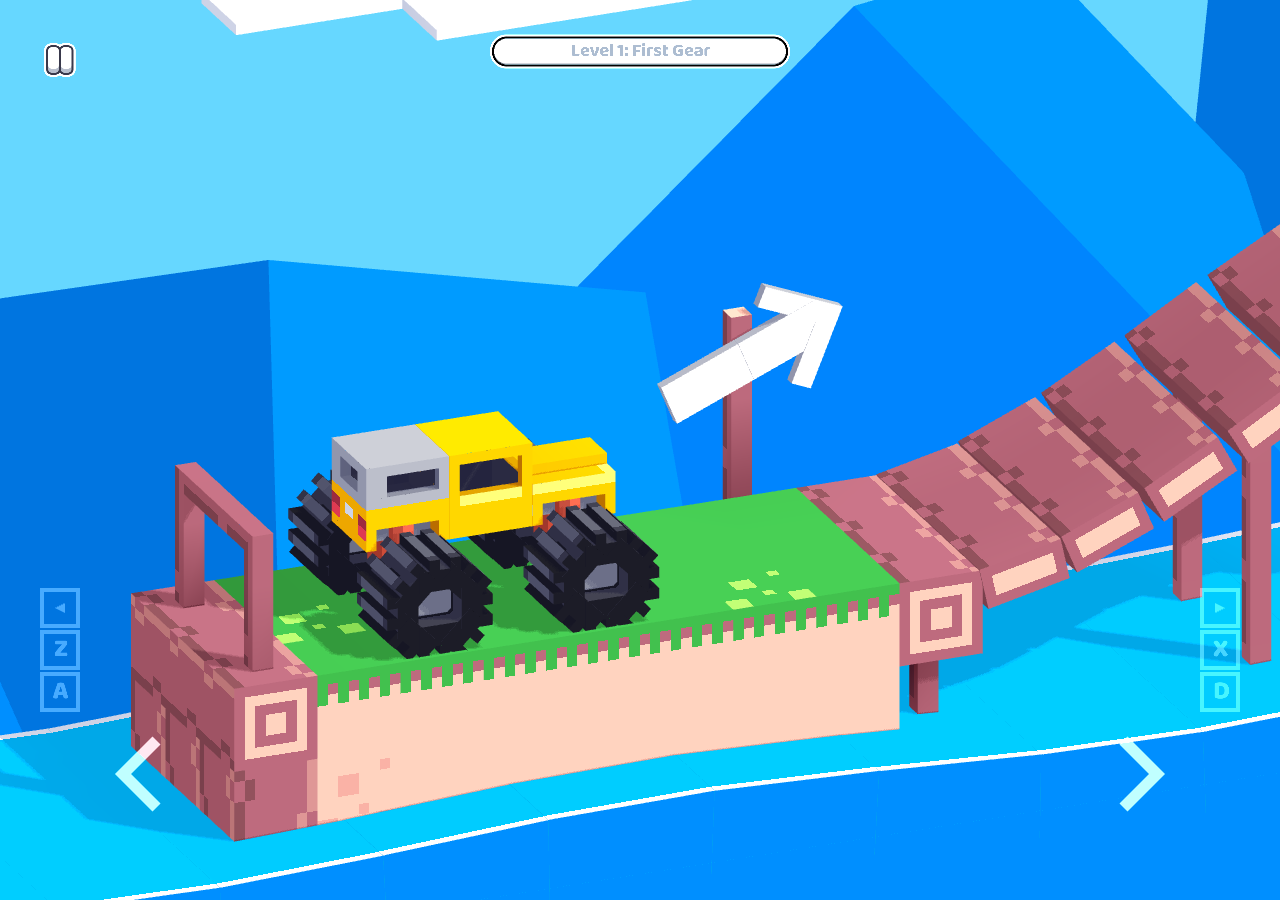
<file: DriveMad/index.html>
<!DOCTYPE html>
<html lang="en-us">

<head>
  <meta charset="utf-8">
  <meta http-equiv="Content-Type" content="text/html; charset=utf-8">

  <title>Drive Mad</title>
  <meta name="description" content="">
  <meta name="google" content="notranslate">

  <meta name="viewport" content="width=device-width, initial-scale=1, user-scalable=no">
  <link rel="stylesheet" href="webapp/fancade.css">
  <link rel="icon" href="webapp/favicon.ico">

  <!-- POKI SDK -->
  <script src="poki-sdk.js" ></script>
</head>

<body id="body">

  <!-- Modal dialog div -->
  <div id="modal_parent">
    <div id="modal_content">
      <span id="modal_close_button">&times;</span>
      <div id="store_link_modal_content" class="modal_inner"></div>
      <div id="share_file_modal_content" class="modal_inner"></div>
    </div>
  </div>

  <!-- 
      Game canvas and overlay. Emscripten makes some assumptions about how the canvas is positioned in order
      to translate document to game coordinates
    -->
  <div id="canvas_border" class="emscripten_border">
    <div id="play_content" class="middle center">
      <div class="edge">
        <div class="box">
          <div class="black">
            <img src="webapp/cover.jpg" class="cover">
            <p class="title">Drive Mad</p>
            <p class="author">Fancade</p>
          </div>
        </div>
      </div>
      <div id="progress_or_play">
        <progress id="progress" class="loading" value="0" max="100"></progress>
      </div>
      <p class="description"></p>
    </div>
    <canvas class="emscripten" id="canvas" tabindex=-1>
    </canvas>
    <div id="gradient"></div>
    <div id="webview_content"></div>
  </div>

  <!-- Manual JS, Called from WASM -->
  <script type="text/javascript" src="webapp/source_min.js" crossorigin="anonymous"></script>

  <!-- Auto generated JS -->
  <script type="text/javascript" src="webapp/index.js" crossorigin="anonymous"></script>
</body>

</html>
</file>
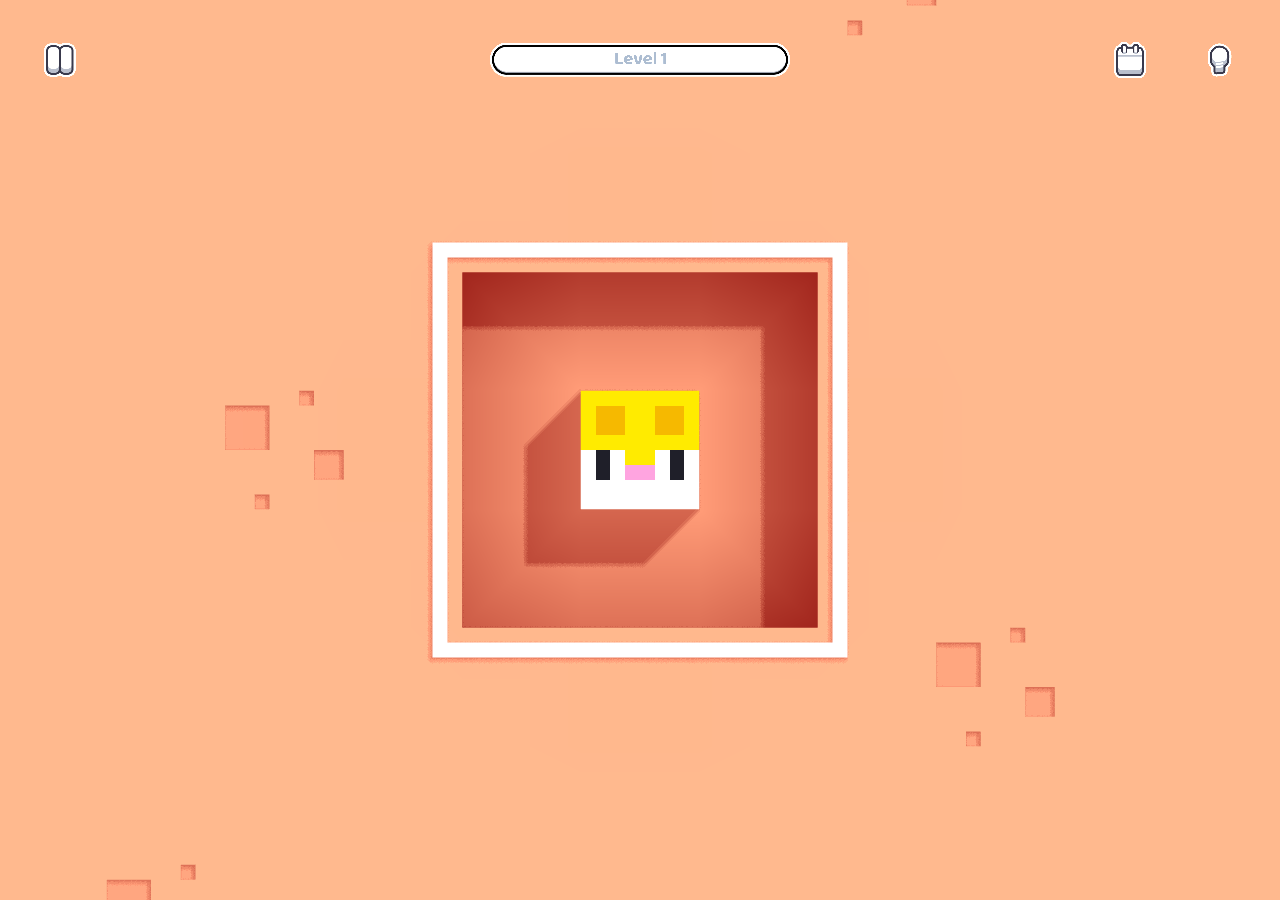
<file: Longcat/index.html>
<!DOCTYPE html>
<html lang="en-us">

<head>
  <meta charset="utf-8">
  <meta http-equiv="Content-Type" content="text/html; charset=utf-8">

  <title>Longcat</title>
  <meta name="description" content="">
  <meta name="google" content="notranslate">

  <meta name="viewport" content="width=device-width, initial-scale=1, user-scalable=no">
  <link rel="stylesheet" href="webapp/fancade.css">
  <link rel="icon" href="webapp/favicon.ico">

  <!-- POKI SDK -->
  <script src="poki-sdk.js" ></script>
</head>

<body id="body">

  <!-- Modal dialog div -->
  <div id="modal_parent">
    <div id="modal_content">
      <span id="modal_close_button">&times;</span>
      <div id="store_link_modal_content" class="modal_inner"></div>
      <div id="share_file_modal_content" class="modal_inner"></div>
    </div>
  </div>

  <!-- 
      Game canvas and overlay. Emscripten makes some assumptions about how the canvas is positioned in order
      to translate document to game coordinates
    -->
  <div id="canvas_border" class="emscripten_border">
    <div id="play_content" class="middle center">
      <div class="edge">
        <div class="box">
          <div class="black">
            <img src="webapp/cover.jpg" class="cover">
            <p class="title">Longcat</p>
            <p class="author">Fancade</p>
          </div>
        </div>
      </div>
      <div id="progress_or_play">
        <progress id="progress" class="loading" value="0" max="100"></progress>
      </div>
      <p class="description"></p>
    </div>
    <canvas class="emscripten" id="canvas" tabindex=-1>
    </canvas>
    <div id="gradient"></div>
    <div id="webview_content"></div>
  </div>

  <!-- Manual JS, Called from WASM -->
  <script type="text/javascript" src="webapp/source_min.js" crossorigin="anonymous"></script>

  <!-- Auto generated JS -->
  <script type="text/javascript" src="webapp/index.js" crossorigin="anonymous"></script>
</body>

</html>
</file>
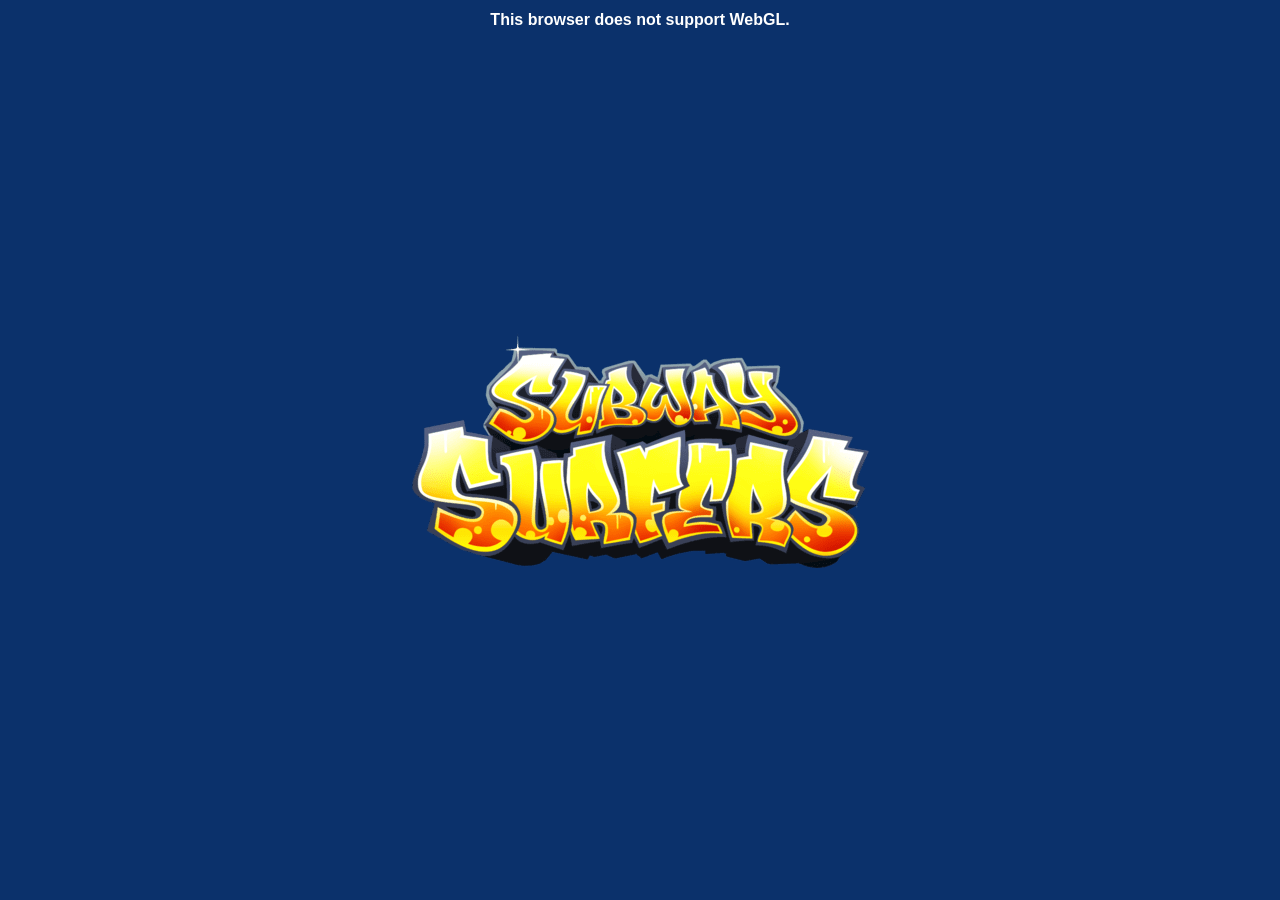
<file: SubwaySurfers/index.html>
<!DOCTYPE html>
<html lang="en">
<head>
    <meta charset="UTF-8">
    <script src="poki-sdk.js"></script>

    <meta http-equiv="content-type" content="text/html; charset=UTF8">
    <meta http-equiv="X-UA-Compatible" content="IE=edge">

    <meta name="apple-mobile-web-app-capable" content="yes">
    <meta name="apple-mobile-web-app-status-bar-style" content="black">
    <meta name="viewport"
          content="height=device-height, initial-scale=1.0, minimum-scale=1.0, maximum-scale=1.0, user-scalable=no, minimal-ui, viewport-fit=cover"/>
    <meta name="description" content="">

    <link rel="manifest" href="subwaysurfers.webmanifest">
    <link rel="icon" href="assets/images/app-icon-16.png" type="image/png">
    <link rel="apple-touch-icon-precomposed" sizes="114x114" href="assets/images/app-icon-114.png">
    <link rel="apple-touch-icon-precomposed" sizes="72x72" href="assets/images/app-icon-72.png">
    <link rel="apple-touch-icon-precomposed" sizes="57x57" href="assets/images/app-icon-57.png">
    <link rel="apple-touch-icon-precomposed" href="assets/images/app-icon-57.png">

    <title>Subway Surfers Web</title>
    <style>
        body, html {
            margin: 0;
            height: 100%;
            background-color: #0b316b;
            overflow: hidden;
            background-image: url('assets/preload/splash.png');
            background-repeat: no-repeat;
            background-position: center;
        }

        #message {
            text-align: center;
            font-size: 8px;
            z-index: 5;
            font-family: "Verdana", sans-serif;
            color: #fff;
            position: fixed;
            width: 100%;
            z-index: 9999;
        }

        .dot {
            display: inline;
            margin-left: 0.2em;
            margin-right: 0.2em;
            position: relative;
            top: -1em;
            font-size: 3.5em;
            opacity: 0;
            animation: showHideDot 2.5s ease-in-out infinite;
        }

        .dot.one {
            animation-delay: 0.2s;
        }

        .dot.two {
            animation-delay: 0.4s;
        }

        .dot.three {
            animation-delay: 0.6s;
        }

        @keyframes showHideDot {
            0% {
                opacity: 0;
            }
            50% {
                opacity: 1;
            }
            60% {
                opacity: 1;
            }
            100% {
                opacity: 0;
            }
        }

    </style>
</head>
<body>
<script>
    window.NOSW = true;
    window.GAME_CONFIG = {
        pokiSdkDebug: false,
        leaderboard: 'mockup',
        bundlesPath: './bundles',
    }
</script>
<div id="message">
    <h1>Loading</h1>
    <h1 class="dot one">.</h1>
    <h1 class="dot two">.</h1>
    <h1 class="dot three">.</h1>
</div>
<script src="js/loading.js"></script>
<script src="js/boot.js"></script>
</body>
</html>
</file>
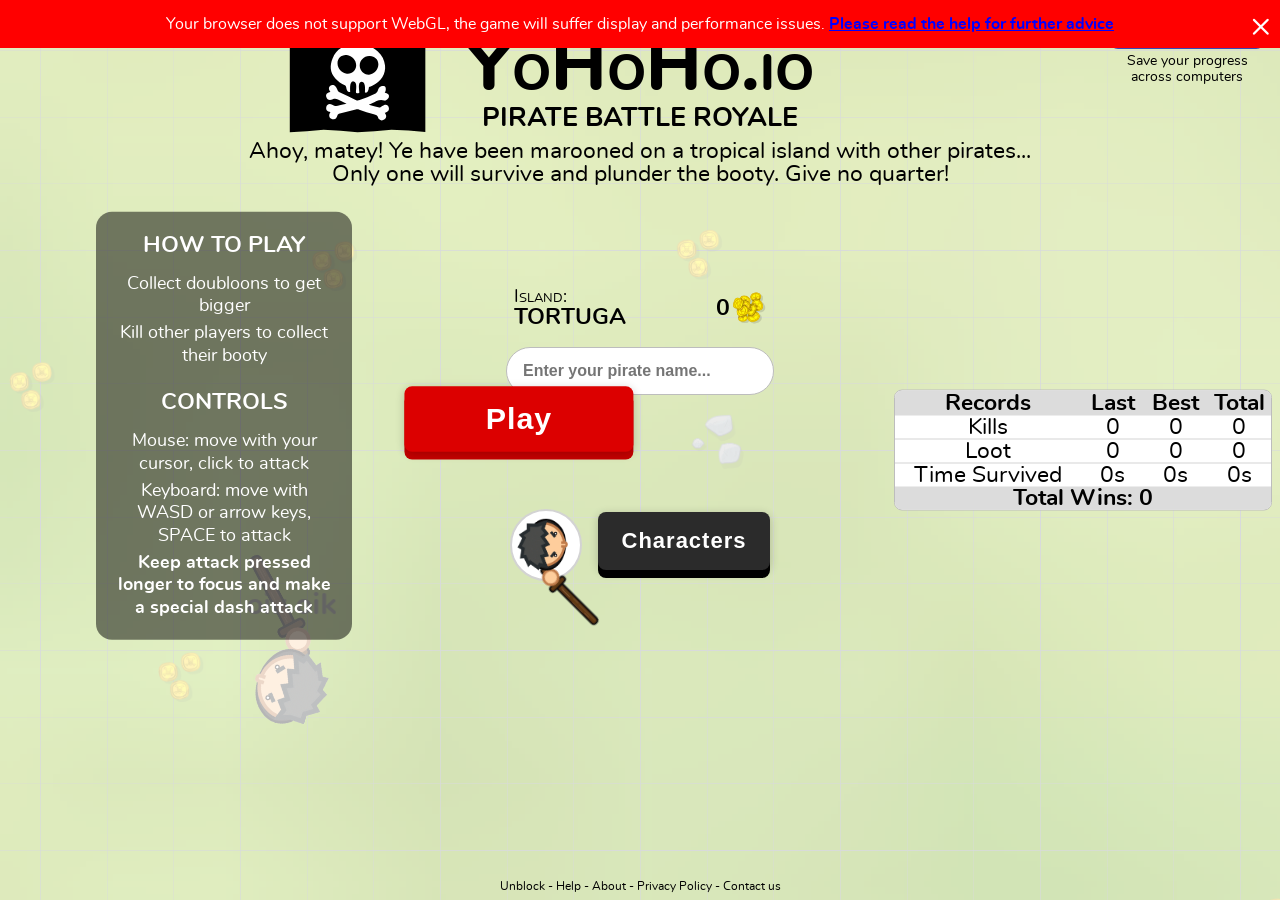
<file: YohohoIO/index.html>
<!DOCTYPE html><html><head><script src="poki-sdk.js"></script>
    <script src="yohoho.js" async="" defer=""></script>
    <meta http-equiv="Content-Type" content="text/html; charset=utf-8">
    
    
    
    
    
    

    

    
    
    <meta name="mobile-web-app-capable" content="yes">
    <meta name="apple-mobile-web-app-capable" content="yes">
    <meta name="apple-mobile-web-app-status-bar-style" content="default">
    <meta name="apple-mobile-web-app-title" content="YoHoHo.io">

    <meta name="viewport" content="minimal-ui, user-scalable=no, initial-scale=1, maximum-scale=1, width=device-width">
    <title>YoHoHo.io - pirate battle royale io game</title>

    <meta name="description" content="Ye have been marrooned on a tropical island! Fight other pirates with yer cutlass and survive the battle royale! Fun &amp; cool IO game! Blocked? Try yoroyale.com or corsair.fun">
    <meta name="keywords" content="io game, online, multiplayer, arena, browser, html5, cutlass, pike, evowars, pirate, weapon, dash, battle royale, chicken dinner">
    <link rel="canonical" href="https://yohoho.io">

    <meta property="og:title" content="yohoho.io">
    <meta property="og:description" content="Ye have been marrooned on a tropical island! Fight other pirates with yer cutlass and survive the battle royale! Fun &amp; cool IO game!">
    <meta property="og:url" content="https://yohoho.io/">

    <meta property="og:image" content="https://yohoho.io/img/banner1200x630.jpg">
    <meta property="og:image:width" content="1200">
    <meta property="og:image:height" content="630">

    <meta property="og:type" content="website">

    <meta name="twitter:card" content="summary_large_image">
    <meta name="twitter:title" content="Free pirate battle royale game">
    <meta name="twitter:image" content="https://yohoho.io/img/banner1024x512.jpg">
    <meta name="twitter:site" content="@ExodragonGames">

    <script src="https://cdn.ravenjs.com/3.26.2/raven.min.js" crossorigin="anonymous"></script>

    <link rel="apple-touch-startup-image" href="favicon/apple-touch-icon.png">
    <link rel="apple-touch-icon" sizes="180x180" href="favicon/apple-touch-icon.png">
    <link rel="icon" type="image/png" sizes="32x32" href="favicon/favicon-32x32.png">
    <link rel="icon" type="image/png" sizes="16x16" href="favicon/favicon-16x16.png">
    <link rel="manifest" href="favicon/site.webmanifest">
    <link rel="mask-icon" href="favicon/safari-pinned-tab.svg" color="#000000">
    <link rel="shortcut icon" href="favicon/favicon.ico">
    <meta name="msapplication-TileColor" content="#ffc40d">
    <meta name="msapplication-config" content="favicon/browserconfig.xml">
    <meta name="theme-color" content="#ffffff">

    <!-- GOOGLE SIGNIN -->
    <script src="https://apis.google.com/js/platform.js" async="" defer="" onload="gapi.load('auth2');"></script>
    <meta name="google-signin-client_id" content="552269683638-j09fatlh9eldn4n857459p0h18usu025.apps.googleusercontent.com">
    <script type="text/javascript">
        function onGoogleSignIn(u) {
            if (typeof yohoho === "undefined") {
                setTimeout(function() {
                    onGoogleSignIn(u);
                }, 100);
            } else
                yohoho.onGoogleSignIn(u);
        }

        function onFacebookLogin() {
            if (typeof yohoho === "undefined") {
                setTimeout(function() {
                    onFacebookLogin();
                }, 100);
            } else
                FB.getLoginStatus(yohoho.onFacebookLoginStatus);
        }
    </script>

<style type="text/css">@charset "UTF-8";@-webkit-keyframes bounce{0%,20%,53%,80%,to{-webkit-animation-timing-function:cubic-bezier(.215,.61,.355,1);animation-timing-function:cubic-bezier(.215,.61,.355,1);-webkit-transform:translateZ(0);transform:translateZ(0)}40%,43%{-webkit-animation-timing-function:cubic-bezier(.755,.05,.855,.06);animation-timing-function:cubic-bezier(.755,.05,.855,.06);-webkit-transform:translate3d(0,-30px,0);transform:translate3d(0,-30px,0)}70%{-webkit-animation-timing-function:cubic-bezier(.755,.05,.855,.06);animation-timing-function:cubic-bezier(.755,.05,.855,.06);-webkit-transform:translate3d(0,-15px,0);transform:translate3d(0,-15px,0)}90%{-webkit-transform:translate3d(0,-4px,0);transform:translate3d(0,-4px,0)}}@keyframes bounce{0%,20%,53%,80%,to{-webkit-animation-timing-function:cubic-bezier(.215,.61,.355,1);animation-timing-function:cubic-bezier(.215,.61,.355,1);-webkit-transform:translateZ(0);transform:translateZ(0)}40%,43%{-webkit-animation-timing-function:cubic-bezier(.755,.05,.855,.06);animation-timing-function:cubic-bezier(.755,.05,.855,.06);-webkit-transform:translate3d(0,-30px,0);transform:translate3d(0,-30px,0)}70%{-webkit-animation-timing-function:cubic-bezier(.755,.05,.855,.06);animation-timing-function:cubic-bezier(.755,.05,.855,.06);-webkit-transform:translate3d(0,-15px,0);transform:translate3d(0,-15px,0)}90%{-webkit-transform:translate3d(0,-4px,0);transform:translate3d(0,-4px,0)}}.bounce{-webkit-animation-name:bounce;animation-name:bounce;-webkit-transform-origin:center bottom;transform-origin:center bottom}@-webkit-keyframes flash{0%,50%,to{opacity:1}25%,75%{opacity:0}}@keyframes flash{0%,50%,to{opacity:1}25%,75%{opacity:0}}.flash{-webkit-animation-name:flash;animation-name:flash}@-webkit-keyframes pulse{0%{-webkit-transform:scaleX(1);transform:scaleX(1)}50%{-webkit-transform:scale3d(1.05,1.05,1.05);transform:scale3d(1.05,1.05,1.05)}to{-webkit-transform:scaleX(1);transform:scaleX(1)}}@keyframes pulse{0%{-webkit-transform:scaleX(1);transform:scaleX(1)}50%{-webkit-transform:scale3d(1.05,1.05,1.05);transform:scale3d(1.05,1.05,1.05)}to{-webkit-transform:scaleX(1);transform:scaleX(1)}}.pulse{-webkit-animation-name:pulse;animation-name:pulse}@-webkit-keyframes rubberBand{0%{-webkit-transform:scaleX(1);transform:scaleX(1)}30%{-webkit-transform:scale3d(1.25,.75,1);transform:scale3d(1.25,.75,1)}40%{-webkit-transform:scale3d(.75,1.25,1);transform:scale3d(.75,1.25,1)}50%{-webkit-transform:scale3d(1.15,.85,1);transform:scale3d(1.15,.85,1)}65%{-webkit-transform:scale3d(.95,1.05,1);transform:scale3d(.95,1.05,1)}75%{-webkit-transform:scale3d(1.05,.95,1);transform:scale3d(1.05,.95,1)}to{-webkit-transform:scaleX(1);transform:scaleX(1)}}@keyframes rubberBand{0%{-webkit-transform:scaleX(1);transform:scaleX(1)}30%{-webkit-transform:scale3d(1.25,.75,1);transform:scale3d(1.25,.75,1)}40%{-webkit-transform:scale3d(.75,1.25,1);transform:scale3d(.75,1.25,1)}50%{-webkit-transform:scale3d(1.15,.85,1);transform:scale3d(1.15,.85,1)}65%{-webkit-transform:scale3d(.95,1.05,1);transform:scale3d(.95,1.05,1)}75%{-webkit-transform:scale3d(1.05,.95,1);transform:scale3d(1.05,.95,1)}to{-webkit-transform:scaleX(1);transform:scaleX(1)}}.rubberBand{-webkit-animation-name:rubberBand;animation-name:rubberBand}@-webkit-keyframes shake{0%,to{-webkit-transform:translateZ(0);transform:translateZ(0)}10%,30%,50%,70%,90%{-webkit-transform:translate3d(-10px,0,0);transform:translate3d(-10px,0,0)}20%,40%,60%,80%{-webkit-transform:translate3d(10px,0,0);transform:translate3d(10px,0,0)}}@keyframes shake{0%,to{-webkit-transform:translateZ(0);transform:translateZ(0)}10%,30%,50%,70%,90%{-webkit-transform:translate3d(-10px,0,0);transform:translate3d(-10px,0,0)}20%,40%,60%,80%{-webkit-transform:translate3d(10px,0,0);transform:translate3d(10px,0,0)}}.shake{-webkit-animation-name:shake;animation-name:shake}@-webkit-keyframes headShake{0%{-webkit-transform:translateX(0);transform:translateX(0)}6.5%{-webkit-transform:translateX(-6px) rotateY(-9deg);transform:translateX(-6px) rotateY(-9deg)}18.5%{-webkit-transform:translateX(5px) rotateY(7deg);transform:translateX(5px) rotateY(7deg)}31.5%{-webkit-transform:translateX(-3px) rotateY(-5deg);transform:translateX(-3px) rotateY(-5deg)}43.5%{-webkit-transform:translateX(2px) rotateY(3deg);transform:translateX(2px) rotateY(3deg)}50%{-webkit-transform:translateX(0);transform:translateX(0)}}@keyframes headShake{0%{-webkit-transform:translateX(0);transform:translateX(0)}6.5%{-webkit-transform:translateX(-6px) rotateY(-9deg);transform:translateX(-6px) rotateY(-9deg)}18.5%{-webkit-transform:translateX(5px) rotateY(7deg);transform:translateX(5px) rotateY(7deg)}31.5%{-webkit-transform:translateX(-3px) rotateY(-5deg);transform:translateX(-3px) rotateY(-5deg)}43.5%{-webkit-transform:translateX(2px) rotateY(3deg);transform:translateX(2px) rotateY(3deg)}50%{-webkit-transform:translateX(0);transform:translateX(0)}}.headShake{-webkit-animation-timing-function:ease-in-out;animation-timing-function:ease-in-out;-webkit-animation-name:headShake;animation-name:headShake}@-webkit-keyframes swing{20%{-webkit-transform:rotate(15deg);transform:rotate(15deg)}40%{-webkit-transform:rotate(-10deg);transform:rotate(-10deg)}60%{-webkit-transform:rotate(5deg);transform:rotate(5deg)}80%{-webkit-transform:rotate(-5deg);transform:rotate(-5deg)}to{-webkit-transform:rotate(0);transform:rotate(0)}}@keyframes swing{20%{-webkit-transform:rotate(15deg);transform:rotate(15deg)}40%{-webkit-transform:rotate(-10deg);transform:rotate(-10deg)}60%{-webkit-transform:rotate(5deg);transform:rotate(5deg)}80%{-webkit-transform:rotate(-5deg);transform:rotate(-5deg)}to{-webkit-transform:rotate(0);transform:rotate(0)}}.swing{-webkit-transform-origin:top center;transform-origin:top center;-webkit-animation-name:swing;animation-name:swing}@-webkit-keyframes tada{0%{-webkit-transform:scaleX(1);transform:scaleX(1)}10%,20%{-webkit-transform:scale3d(.9,.9,.9) rotate(-3deg);transform:scale3d(.9,.9,.9) rotate(-3deg)}30%,50%,70%,90%{-webkit-transform:scale3d(1.1,1.1,1.1) rotate(3deg);transform:scale3d(1.1,1.1,1.1) rotate(3deg)}40%,60%,80%{-webkit-transform:scale3d(1.1,1.1,1.1) rotate(-3deg);transform:scale3d(1.1,1.1,1.1) rotate(-3deg)}to{-webkit-transform:scaleX(1);transform:scaleX(1)}}@keyframes tada{0%{-webkit-transform:scaleX(1);transform:scaleX(1)}10%,20%{-webkit-transform:scale3d(.9,.9,.9) rotate(-3deg);transform:scale3d(.9,.9,.9) rotate(-3deg)}30%,50%,70%,90%{-webkit-transform:scale3d(1.1,1.1,1.1) rotate(3deg);transform:scale3d(1.1,1.1,1.1) rotate(3deg)}40%,60%,80%{-webkit-transform:scale3d(1.1,1.1,1.1) rotate(-3deg);transform:scale3d(1.1,1.1,1.1) rotate(-3deg)}to{-webkit-transform:scaleX(1);transform:scaleX(1)}}.tada{-webkit-animation-name:tada;animation-name:tada}@-webkit-keyframes wobble{0%{-webkit-transform:translateZ(0);transform:translateZ(0)}15%{-webkit-transform:translate3d(-25%,0,0) rotate(-5deg);transform:translate3d(-25%,0,0) rotate(-5deg)}30%{-webkit-transform:translate3d(20%,0,0) rotate(3deg);transform:translate3d(20%,0,0) rotate(3deg)}45%{-webkit-transform:translate3d(-15%,0,0) rotate(-3deg);transform:translate3d(-15%,0,0) rotate(-3deg)}60%{-webkit-transform:translate3d(10%,0,0) rotate(2deg);transform:translate3d(10%,0,0) rotate(2deg)}75%{-webkit-transform:translate3d(-5%,0,0) rotate(-1deg);transform:translate3d(-5%,0,0) rotate(-1deg)}to{-webkit-transform:translateZ(0);transform:translateZ(0)}}@keyframes wobble{0%{-webkit-transform:translateZ(0);transform:translateZ(0)}15%{-webkit-transform:translate3d(-25%,0,0) rotate(-5deg);transform:translate3d(-25%,0,0) rotate(-5deg)}30%{-webkit-transform:translate3d(20%,0,0) rotate(3deg);transform:translate3d(20%,0,0) rotate(3deg)}45%{-webkit-transform:translate3d(-15%,0,0) rotate(-3deg);transform:translate3d(-15%,0,0) rotate(-3deg)}60%{-webkit-transform:translate3d(10%,0,0) rotate(2deg);transform:translate3d(10%,0,0) rotate(2deg)}75%{-webkit-transform:translate3d(-5%,0,0) rotate(-1deg);transform:translate3d(-5%,0,0) rotate(-1deg)}to{-webkit-transform:translateZ(0);transform:translateZ(0)}}.wobble{-webkit-animation-name:wobble;animation-name:wobble}@-webkit-keyframes jello{0%,11.1%,to{-webkit-transform:translateZ(0);transform:translateZ(0)}22.2%{-webkit-transform:skewX(-12.5deg) skewY(-12.5deg);transform:skewX(-12.5deg) skewY(-12.5deg)}33.3%{-webkit-transform:skewX(6.25deg) skewY(6.25deg);transform:skewX(6.25deg) skewY(6.25deg)}44.4%{-webkit-transform:skewX(-3.125deg) skewY(-3.125deg);transform:skewX(-3.125deg) skewY(-3.125deg)}55.5%{-webkit-transform:skewX(1.5625deg) skewY(1.5625deg);transform:skewX(1.5625deg) skewY(1.5625deg)}66.6%{-webkit-transform:skewX(-.78125deg) skewY(-.78125deg);transform:skewX(-.78125deg) skewY(-.78125deg)}77.7%{-webkit-transform:skewX(.390625deg) skewY(.390625deg);transform:skewX(.390625deg) skewY(.390625deg)}88.8%{-webkit-transform:skewX(-.1953125deg) skewY(-.1953125deg);transform:skewX(-.1953125deg) skewY(-.1953125deg)}}@keyframes jello{0%,11.1%,to{-webkit-transform:translateZ(0);transform:translateZ(0)}22.2%{-webkit-transform:skewX(-12.5deg) skewY(-12.5deg);transform:skewX(-12.5deg) skewY(-12.5deg)}33.3%{-webkit-transform:skewX(6.25deg) skewY(6.25deg);transform:skewX(6.25deg) skewY(6.25deg)}44.4%{-webkit-transform:skewX(-3.125deg) skewY(-3.125deg);transform:skewX(-3.125deg) skewY(-3.125deg)}55.5%{-webkit-transform:skewX(1.5625deg) skewY(1.5625deg);transform:skewX(1.5625deg) skewY(1.5625deg)}66.6%{-webkit-transform:skewX(-.78125deg) skewY(-.78125deg);transform:skewX(-.78125deg) skewY(-.78125deg)}77.7%{-webkit-transform:skewX(.390625deg) skewY(.390625deg);transform:skewX(.390625deg) skewY(.390625deg)}88.8%{-webkit-transform:skewX(-.1953125deg) skewY(-.1953125deg);transform:skewX(-.1953125deg) skewY(-.1953125deg)}}.jello{-webkit-animation-name:jello;animation-name:jello;-webkit-transform-origin:center;transform-origin:center}@-webkit-keyframes heartBeat{0%{-webkit-transform:scale(1);transform:scale(1)}14%{-webkit-transform:scale(1.3);transform:scale(1.3)}28%{-webkit-transform:scale(1);transform:scale(1)}42%{-webkit-transform:scale(1.3);transform:scale(1.3)}70%{-webkit-transform:scale(1);transform:scale(1)}}@keyframes heartBeat{0%{-webkit-transform:scale(1);transform:scale(1)}14%{-webkit-transform:scale(1.3);transform:scale(1.3)}28%{-webkit-transform:scale(1);transform:scale(1)}42%{-webkit-transform:scale(1.3);transform:scale(1.3)}70%{-webkit-transform:scale(1);transform:scale(1)}}.heartBeat{-webkit-animation-name:heartBeat;animation-name:heartBeat;-webkit-animation-duration:1.3s;animation-duration:1.3s;-webkit-animation-timing-function:ease-in-out;animation-timing-function:ease-in-out}@-webkit-keyframes bounceIn{0%,20%,40%,60%,80%,to{-webkit-animation-timing-function:cubic-bezier(.215,.61,.355,1);animation-timing-function:cubic-bezier(.215,.61,.355,1)}0%{opacity:0;-webkit-transform:scale3d(.3,.3,.3);transform:scale3d(.3,.3,.3)}20%{-webkit-transform:scale3d(1.1,1.1,1.1);transform:scale3d(1.1,1.1,1.1)}40%{-webkit-transform:scale3d(.9,.9,.9);transform:scale3d(.9,.9,.9)}60%{opacity:1;-webkit-transform:scale3d(1.03,1.03,1.03);transform:scale3d(1.03,1.03,1.03)}80%{-webkit-transform:scale3d(.97,.97,.97);transform:scale3d(.97,.97,.97)}to{opacity:1;-webkit-transform:scaleX(1);transform:scaleX(1)}}@keyframes bounceIn{0%,20%,40%,60%,80%,to{-webkit-animation-timing-function:cubic-bezier(.215,.61,.355,1);animation-timing-function:cubic-bezier(.215,.61,.355,1)}0%{opacity:0;-webkit-transform:scale3d(.3,.3,.3);transform:scale3d(.3,.3,.3)}20%{-webkit-transform:scale3d(1.1,1.1,1.1);transform:scale3d(1.1,1.1,1.1)}40%{-webkit-transform:scale3d(.9,.9,.9);transform:scale3d(.9,.9,.9)}60%{opacity:1;-webkit-transform:scale3d(1.03,1.03,1.03);transform:scale3d(1.03,1.03,1.03)}80%{-webkit-transform:scale3d(.97,.97,.97);transform:scale3d(.97,.97,.97)}to{opacity:1;-webkit-transform:scaleX(1);transform:scaleX(1)}}.bounceIn{-webkit-animation-duration:.75s;animation-duration:.75s;-webkit-animation-name:bounceIn;animation-name:bounceIn}@-webkit-keyframes bounceInDown{0%,60%,75%,90%,to{-webkit-animation-timing-function:cubic-bezier(.215,.61,.355,1);animation-timing-function:cubic-bezier(.215,.61,.355,1)}0%{opacity:0;-webkit-transform:translate3d(0,-3000px,0);transform:translate3d(0,-3000px,0)}60%{opacity:1;-webkit-transform:translate3d(0,25px,0);transform:translate3d(0,25px,0)}75%{-webkit-transform:translate3d(0,-10px,0);transform:translate3d(0,-10px,0)}90%{-webkit-transform:translate3d(0,5px,0);transform:translate3d(0,5px,0)}to{-webkit-transform:translateZ(0);transform:translateZ(0)}}@keyframes bounceInDown{0%,60%,75%,90%,to{-webkit-animation-timing-function:cubic-bezier(.215,.61,.355,1);animation-timing-function:cubic-bezier(.215,.61,.355,1)}0%{opacity:0;-webkit-transform:translate3d(0,-3000px,0);transform:translate3d(0,-3000px,0)}60%{opacity:1;-webkit-transform:translate3d(0,25px,0);transform:translate3d(0,25px,0)}75%{-webkit-transform:translate3d(0,-10px,0);transform:translate3d(0,-10px,0)}90%{-webkit-transform:translate3d(0,5px,0);transform:translate3d(0,5px,0)}to{-webkit-transform:translateZ(0);transform:translateZ(0)}}.bounceInDown{-webkit-animation-name:bounceInDown;animation-name:bounceInDown}@-webkit-keyframes bounceInLeft{0%,60%,75%,90%,to{-webkit-animation-timing-function:cubic-bezier(.215,.61,.355,1);animation-timing-function:cubic-bezier(.215,.61,.355,1)}0%{opacity:0;-webkit-transform:translate3d(-3000px,0,0);transform:translate3d(-3000px,0,0)}60%{opacity:1;-webkit-transform:translate3d(25px,0,0);transform:translate3d(25px,0,0)}75%{-webkit-transform:translate3d(-10px,0,0);transform:translate3d(-10px,0,0)}90%{-webkit-transform:translate3d(5px,0,0);transform:translate3d(5px,0,0)}to{-webkit-transform:translateZ(0);transform:translateZ(0)}}@keyframes bounceInLeft{0%,60%,75%,90%,to{-webkit-animation-timing-function:cubic-bezier(.215,.61,.355,1);animation-timing-function:cubic-bezier(.215,.61,.355,1)}0%{opacity:0;-webkit-transform:translate3d(-3000px,0,0);transform:translate3d(-3000px,0,0)}60%{opacity:1;-webkit-transform:translate3d(25px,0,0);transform:translate3d(25px,0,0)}75%{-webkit-transform:translate3d(-10px,0,0);transform:translate3d(-10px,0,0)}90%{-webkit-transform:translate3d(5px,0,0);transform:translate3d(5px,0,0)}to{-webkit-transform:translateZ(0);transform:translateZ(0)}}.bounceInLeft{-webkit-animation-name:bounceInLeft;animation-name:bounceInLeft}@-webkit-keyframes bounceInRight{0%,60%,75%,90%,to{-webkit-animation-timing-function:cubic-bezier(.215,.61,.355,1);animation-timing-function:cubic-bezier(.215,.61,.355,1)}0%{opacity:0;-webkit-transform:translate3d(3000px,0,0);transform:translate3d(3000px,0,0)}60%{opacity:1;-webkit-transform:translate3d(-25px,0,0);transform:translate3d(-25px,0,0)}75%{-webkit-transform:translate3d(10px,0,0);transform:translate3d(10px,0,0)}90%{-webkit-transform:translate3d(-5px,0,0);transform:translate3d(-5px,0,0)}to{-webkit-transform:translateZ(0);transform:translateZ(0)}}@keyframes bounceInRight{0%,60%,75%,90%,to{-webkit-animation-timing-function:cubic-bezier(.215,.61,.355,1);animation-timing-function:cubic-bezier(.215,.61,.355,1)}0%{opacity:0;-webkit-transform:translate3d(3000px,0,0);transform:translate3d(3000px,0,0)}60%{opacity:1;-webkit-transform:translate3d(-25px,0,0);transform:translate3d(-25px,0,0)}75%{-webkit-transform:translate3d(10px,0,0);transform:translate3d(10px,0,0)}90%{-webkit-transform:translate3d(-5px,0,0);transform:translate3d(-5px,0,0)}to{-webkit-transform:translateZ(0);transform:translateZ(0)}}.bounceInRight{-webkit-animation-name:bounceInRight;animation-name:bounceInRight}@-webkit-keyframes bounceInUp{0%,60%,75%,90%,to{-webkit-animation-timing-function:cubic-bezier(.215,.61,.355,1);animation-timing-function:cubic-bezier(.215,.61,.355,1)}0%{opacity:0;-webkit-transform:translate3d(0,3000px,0);transform:translate3d(0,3000px,0)}60%{opacity:1;-webkit-transform:translate3d(0,-20px,0);transform:translate3d(0,-20px,0)}75%{-webkit-transform:translate3d(0,10px,0);transform:translate3d(0,10px,0)}90%{-webkit-transform:translate3d(0,-5px,0);transform:translate3d(0,-5px,0)}to{-webkit-transform:translateZ(0);transform:translateZ(0)}}@keyframes bounceInUp{0%,60%,75%,90%,to{-webkit-animation-timing-function:cubic-bezier(.215,.61,.355,1);animation-timing-function:cubic-bezier(.215,.61,.355,1)}0%{opacity:0;-webkit-transform:translate3d(0,3000px,0);transform:translate3d(0,3000px,0)}60%{opacity:1;-webkit-transform:translate3d(0,-20px,0);transform:translate3d(0,-20px,0)}75%{-webkit-transform:translate3d(0,10px,0);transform:translate3d(0,10px,0)}90%{-webkit-transform:translate3d(0,-5px,0);transform:translate3d(0,-5px,0)}to{-webkit-transform:translateZ(0);transform:translateZ(0)}}.bounceInUp{-webkit-animation-name:bounceInUp;animation-name:bounceInUp}@-webkit-keyframes bounceOut{20%{-webkit-transform:scale3d(.9,.9,.9);transform:scale3d(.9,.9,.9)}50%,55%{opacity:1;-webkit-transform:scale3d(1.1,1.1,1.1);transform:scale3d(1.1,1.1,1.1)}to{opacity:0;-webkit-transform:scale3d(.3,.3,.3);transform:scale3d(.3,.3,.3)}}@keyframes bounceOut{20%{-webkit-transform:scale3d(.9,.9,.9);transform:scale3d(.9,.9,.9)}50%,55%{opacity:1;-webkit-transform:scale3d(1.1,1.1,1.1);transform:scale3d(1.1,1.1,1.1)}to{opacity:0;-webkit-transform:scale3d(.3,.3,.3);transform:scale3d(.3,.3,.3)}}.bounceOut{-webkit-animation-duration:.75s;animation-duration:.75s;-webkit-animation-name:bounceOut;animation-name:bounceOut}@-webkit-keyframes bounceOutDown{20%{-webkit-transform:translate3d(0,10px,0);transform:translate3d(0,10px,0)}40%,45%{opacity:1;-webkit-transform:translate3d(0,-20px,0);transform:translate3d(0,-20px,0)}to{opacity:0;-webkit-transform:translate3d(0,2000px,0);transform:translate3d(0,2000px,0)}}@keyframes bounceOutDown{20%{-webkit-transform:translate3d(0,10px,0);transform:translate3d(0,10px,0)}40%,45%{opacity:1;-webkit-transform:translate3d(0,-20px,0);transform:translate3d(0,-20px,0)}to{opacity:0;-webkit-transform:translate3d(0,2000px,0);transform:translate3d(0,2000px,0)}}.bounceOutDown{-webkit-animation-name:bounceOutDown;animation-name:bounceOutDown}@-webkit-keyframes bounceOutLeft{20%{opacity:1;-webkit-transform:translate3d(20px,0,0);transform:translate3d(20px,0,0)}to{opacity:0;-webkit-transform:translate3d(-2000px,0,0);transform:translate3d(-2000px,0,0)}}@keyframes bounceOutLeft{20%{opacity:1;-webkit-transform:translate3d(20px,0,0);transform:translate3d(20px,0,0)}to{opacity:0;-webkit-transform:translate3d(-2000px,0,0);transform:translate3d(-2000px,0,0)}}.bounceOutLeft{-webkit-animation-name:bounceOutLeft;animation-name:bounceOutLeft}@-webkit-keyframes bounceOutRight{20%{opacity:1;-webkit-transform:translate3d(-20px,0,0);transform:translate3d(-20px,0,0)}to{opacity:0;-webkit-transform:translate3d(2000px,0,0);transform:translate3d(2000px,0,0)}}@keyframes bounceOutRight{20%{opacity:1;-webkit-transform:translate3d(-20px,0,0);transform:translate3d(-20px,0,0)}to{opacity:0;-webkit-transform:translate3d(2000px,0,0);transform:translate3d(2000px,0,0)}}.bounceOutRight{-webkit-animation-name:bounceOutRight;animation-name:bounceOutRight}@-webkit-keyframes bounceOutUp{20%{-webkit-transform:translate3d(0,-10px,0);transform:translate3d(0,-10px,0)}40%,45%{opacity:1;-webkit-transform:translate3d(0,20px,0);transform:translate3d(0,20px,0)}to{opacity:0;-webkit-transform:translate3d(0,-2000px,0);transform:translate3d(0,-2000px,0)}}@keyframes bounceOutUp{20%{-webkit-transform:translate3d(0,-10px,0);transform:translate3d(0,-10px,0)}40%,45%{opacity:1;-webkit-transform:translate3d(0,20px,0);transform:translate3d(0,20px,0)}to{opacity:0;-webkit-transform:translate3d(0,-2000px,0);transform:translate3d(0,-2000px,0)}}.bounceOutUp{-webkit-animation-name:bounceOutUp;animation-name:bounceOutUp}@-webkit-keyframes fadeIn{0%{opacity:0}to{opacity:1}}@keyframes fadeIn{0%{opacity:0}to{opacity:1}}.fadeIn{-webkit-animation-name:fadeIn;animation-name:fadeIn}@-webkit-keyframes fadeInDown{0%{opacity:0;-webkit-transform:translate3d(0,-100%,0);transform:translate3d(0,-100%,0)}to{opacity:1;-webkit-transform:translateZ(0);transform:translateZ(0)}}@keyframes fadeInDown{0%{opacity:0;-webkit-transform:translate3d(0,-100%,0);transform:translate3d(0,-100%,0)}to{opacity:1;-webkit-transform:translateZ(0);transform:translateZ(0)}}.fadeInDown{-webkit-animation-name:fadeInDown;animation-name:fadeInDown}@-webkit-keyframes fadeInDownBig{0%{opacity:0;-webkit-transform:translate3d(0,-2000px,0);transform:translate3d(0,-2000px,0)}to{opacity:1;-webkit-transform:translateZ(0);transform:translateZ(0)}}@keyframes fadeInDownBig{0%{opacity:0;-webkit-transform:translate3d(0,-2000px,0);transform:translate3d(0,-2000px,0)}to{opacity:1;-webkit-transform:translateZ(0);transform:translateZ(0)}}.fadeInDownBig{-webkit-animation-name:fadeInDownBig;animation-name:fadeInDownBig}@-webkit-keyframes fadeInLeft{0%{opacity:0;-webkit-transform:translate3d(-100%,0,0);transform:translate3d(-100%,0,0)}to{opacity:1;-webkit-transform:translateZ(0);transform:translateZ(0)}}@keyframes fadeInLeft{0%{opacity:0;-webkit-transform:translate3d(-100%,0,0);transform:translate3d(-100%,0,0)}to{opacity:1;-webkit-transform:translateZ(0);transform:translateZ(0)}}.fadeInLeft{-webkit-animation-name:fadeInLeft;animation-name:fadeInLeft}@-webkit-keyframes fadeInLeftBig{0%{opacity:0;-webkit-transform:translate3d(-2000px,0,0);transform:translate3d(-2000px,0,0)}to{opacity:1;-webkit-transform:translateZ(0);transform:translateZ(0)}}@keyframes fadeInLeftBig{0%{opacity:0;-webkit-transform:translate3d(-2000px,0,0);transform:translate3d(-2000px,0,0)}to{opacity:1;-webkit-transform:translateZ(0);transform:translateZ(0)}}.fadeInLeftBig{-webkit-animation-name:fadeInLeftBig;animation-name:fadeInLeftBig}@-webkit-keyframes fadeInRight{0%{opacity:0;-webkit-transform:translate3d(100%,0,0);transform:translate3d(100%,0,0)}to{opacity:1;-webkit-transform:translateZ(0);transform:translateZ(0)}}@keyframes fadeInRight{0%{opacity:0;-webkit-transform:translate3d(100%,0,0);transform:translate3d(100%,0,0)}to{opacity:1;-webkit-transform:translateZ(0);transform:translateZ(0)}}.fadeInRight{-webkit-animation-name:fadeInRight;animation-name:fadeInRight}@-webkit-keyframes fadeInRightBig{0%{opacity:0;-webkit-transform:translate3d(2000px,0,0);transform:translate3d(2000px,0,0)}to{opacity:1;-webkit-transform:translateZ(0);transform:translateZ(0)}}@keyframes fadeInRightBig{0%{opacity:0;-webkit-transform:translate3d(2000px,0,0);transform:translate3d(2000px,0,0)}to{opacity:1;-webkit-transform:translateZ(0);transform:translateZ(0)}}.fadeInRightBig{-webkit-animation-name:fadeInRightBig;animation-name:fadeInRightBig}@-webkit-keyframes fadeInUp{0%{opacity:0;-webkit-transform:translate3d(0,100%,0);transform:translate3d(0,100%,0)}to{opacity:1;-webkit-transform:translateZ(0);transform:translateZ(0)}}@keyframes fadeInUp{0%{opacity:0;-webkit-transform:translate3d(0,100%,0);transform:translate3d(0,100%,0)}to{opacity:1;-webkit-transform:translateZ(0);transform:translateZ(0)}}.fadeInUp{-webkit-animation-name:fadeInUp;animation-name:fadeInUp}@-webkit-keyframes fadeInUpBig{0%{opacity:0;-webkit-transform:translate3d(0,2000px,0);transform:translate3d(0,2000px,0)}to{opacity:1;-webkit-transform:translateZ(0);transform:translateZ(0)}}@keyframes fadeInUpBig{0%{opacity:0;-webkit-transform:translate3d(0,2000px,0);transform:translate3d(0,2000px,0)}to{opacity:1;-webkit-transform:translateZ(0);transform:translateZ(0)}}.fadeInUpBig{-webkit-animation-name:fadeInUpBig;animation-name:fadeInUpBig}@-webkit-keyframes fadeOut{0%{opacity:1}to{opacity:0}}@keyframes fadeOut{0%{opacity:1}to{opacity:0}}.fadeOut{-webkit-animation-name:fadeOut;animation-name:fadeOut}@-webkit-keyframes fadeOutDown{0%{opacity:1}to{opacity:0;-webkit-transform:translate3d(0,100%,0);transform:translate3d(0,100%,0)}}@keyframes fadeOutDown{0%{opacity:1}to{opacity:0;-webkit-transform:translate3d(0,100%,0);transform:translate3d(0,100%,0)}}.fadeOutDown{-webkit-animation-name:fadeOutDown;animation-name:fadeOutDown}@-webkit-keyframes fadeOutDownBig{0%{opacity:1}to{opacity:0;-webkit-transform:translate3d(0,2000px,0);transform:translate3d(0,2000px,0)}}@keyframes fadeOutDownBig{0%{opacity:1}to{opacity:0;-webkit-transform:translate3d(0,2000px,0);transform:translate3d(0,2000px,0)}}.fadeOutDownBig{-webkit-animation-name:fadeOutDownBig;animation-name:fadeOutDownBig}@-webkit-keyframes fadeOutLeft{0%{opacity:1}to{opacity:0;-webkit-transform:translate3d(-100%,0,0);transform:translate3d(-100%,0,0)}}@keyframes fadeOutLeft{0%{opacity:1}to{opacity:0;-webkit-transform:translate3d(-100%,0,0);transform:translate3d(-100%,0,0)}}.fadeOutLeft{-webkit-animation-name:fadeOutLeft;animation-name:fadeOutLeft}@-webkit-keyframes fadeOutLeftBig{0%{opacity:1}to{opacity:0;-webkit-transform:translate3d(-2000px,0,0);transform:translate3d(-2000px,0,0)}}@keyframes fadeOutLeftBig{0%{opacity:1}to{opacity:0;-webkit-transform:translate3d(-2000px,0,0);transform:translate3d(-2000px,0,0)}}.fadeOutLeftBig{-webkit-animation-name:fadeOutLeftBig;animation-name:fadeOutLeftBig}@-webkit-keyframes fadeOutRight{0%{opacity:1}to{opacity:0;-webkit-transform:translate3d(100%,0,0);transform:translate3d(100%,0,0)}}@keyframes fadeOutRight{0%{opacity:1}to{opacity:0;-webkit-transform:translate3d(100%,0,0);transform:translate3d(100%,0,0)}}.fadeOutRight{-webkit-animation-name:fadeOutRight;animation-name:fadeOutRight}@-webkit-keyframes fadeOutRightBig{0%{opacity:1}to{opacity:0;-webkit-transform:translate3d(2000px,0,0);transform:translate3d(2000px,0,0)}}@keyframes fadeOutRightBig{0%{opacity:1}to{opacity:0;-webkit-transform:translate3d(2000px,0,0);transform:translate3d(2000px,0,0)}}.fadeOutRightBig{-webkit-animation-name:fadeOutRightBig;animation-name:fadeOutRightBig}@-webkit-keyframes fadeOutUp{0%{opacity:1}to{opacity:0;-webkit-transform:translate3d(0,-100%,0);transform:translate3d(0,-100%,0)}}@keyframes fadeOutUp{0%{opacity:1}to{opacity:0;-webkit-transform:translate3d(0,-100%,0);transform:translate3d(0,-100%,0)}}.fadeOutUp{-webkit-animation-name:fadeOutUp;animation-name:fadeOutUp}@-webkit-keyframes fadeOutUpBig{0%{opacity:1}to{opacity:0;-webkit-transform:translate3d(0,-2000px,0);transform:translate3d(0,-2000px,0)}}@keyframes fadeOutUpBig{0%{opacity:1}to{opacity:0;-webkit-transform:translate3d(0,-2000px,0);transform:translate3d(0,-2000px,0)}}.fadeOutUpBig{-webkit-animation-name:fadeOutUpBig;animation-name:fadeOutUpBig}@-webkit-keyframes flip{0%{-webkit-transform:perspective(400px) scaleX(1) translateZ(0) rotateY(-1turn);transform:perspective(400px) scaleX(1) translateZ(0) rotateY(-1turn);-webkit-animation-timing-function:ease-out;animation-timing-function:ease-out}40%{-webkit-transform:perspective(400px) scaleX(1) translateZ(150px) rotateY(-190deg);transform:perspective(400px) scaleX(1) translateZ(150px) rotateY(-190deg);-webkit-animation-timing-function:ease-out;animation-timing-function:ease-out}50%{-webkit-transform:perspective(400px) scaleX(1) translateZ(150px) rotateY(-170deg);transform:perspective(400px) scaleX(1) translateZ(150px) rotateY(-170deg);-webkit-animation-timing-function:ease-in;animation-timing-function:ease-in}80%{-webkit-transform:perspective(400px) scale3d(.95,.95,.95) translateZ(0) rotateY(0);transform:perspective(400px) scale3d(.95,.95,.95) translateZ(0) rotateY(0);-webkit-animation-timing-function:ease-in;animation-timing-function:ease-in}to{-webkit-transform:perspective(400px) scaleX(1) translateZ(0) rotateY(0);transform:perspective(400px) scaleX(1) translateZ(0) rotateY(0);-webkit-animation-timing-function:ease-in;animation-timing-function:ease-in}}@keyframes flip{0%{-webkit-transform:perspective(400px) scaleX(1) translateZ(0) rotateY(-1turn);transform:perspective(400px) scaleX(1) translateZ(0) rotateY(-1turn);-webkit-animation-timing-function:ease-out;animation-timing-function:ease-out}40%{-webkit-transform:perspective(400px) scaleX(1) translateZ(150px) rotateY(-190deg);transform:perspective(400px) scaleX(1) translateZ(150px) rotateY(-190deg);-webkit-animation-timing-function:ease-out;animation-timing-function:ease-out}50%{-webkit-transform:perspective(400px) scaleX(1) translateZ(150px) rotateY(-170deg);transform:perspective(400px) scaleX(1) translateZ(150px) rotateY(-170deg);-webkit-animation-timing-function:ease-in;animation-timing-function:ease-in}80%{-webkit-transform:perspective(400px) scale3d(.95,.95,.95) translateZ(0) rotateY(0);transform:perspective(400px) scale3d(.95,.95,.95) translateZ(0) rotateY(0);-webkit-animation-timing-function:ease-in;animation-timing-function:ease-in}to{-webkit-transform:perspective(400px) scaleX(1) translateZ(0) rotateY(0);transform:perspective(400px) scaleX(1) translateZ(0) rotateY(0);-webkit-animation-timing-function:ease-in;animation-timing-function:ease-in}}.animated.flip{-webkit-backface-visibility:visible;backface-visibility:visible;-webkit-animation-name:flip;animation-name:flip}@-webkit-keyframes flipInX{0%{-webkit-transform:perspective(400px) rotateX(90deg);transform:perspective(400px) rotateX(90deg);-webkit-animation-timing-function:ease-in;animation-timing-function:ease-in;opacity:0}40%{-webkit-transform:perspective(400px) rotateX(-20deg);transform:perspective(400px) rotateX(-20deg);-webkit-animation-timing-function:ease-in;animation-timing-function:ease-in}60%{-webkit-transform:perspective(400px) rotateX(10deg);transform:perspective(400px) rotateX(10deg);opacity:1}80%{-webkit-transform:perspective(400px) rotateX(-5deg);transform:perspective(400px) rotateX(-5deg)}to{-webkit-transform:perspective(400px);transform:perspective(400px)}}@keyframes flipInX{0%{-webkit-transform:perspective(400px) rotateX(90deg);transform:perspective(400px) rotateX(90deg);-webkit-animation-timing-function:ease-in;animation-timing-function:ease-in;opacity:0}40%{-webkit-transform:perspective(400px) rotateX(-20deg);transform:perspective(400px) rotateX(-20deg);-webkit-animation-timing-function:ease-in;animation-timing-function:ease-in}60%{-webkit-transform:perspective(400px) rotateX(10deg);transform:perspective(400px) rotateX(10deg);opacity:1}80%{-webkit-transform:perspective(400px) rotateX(-5deg);transform:perspective(400px) rotateX(-5deg)}to{-webkit-transform:perspective(400px);transform:perspective(400px)}}.flipInX{-webkit-backface-visibility:visible!important;backface-visibility:visible!important;-webkit-animation-name:flipInX;animation-name:flipInX}@-webkit-keyframes flipInY{0%{-webkit-transform:perspective(400px) rotateY(90deg);transform:perspective(400px) rotateY(90deg);-webkit-animation-timing-function:ease-in;animation-timing-function:ease-in;opacity:0}40%{-webkit-transform:perspective(400px) rotateY(-20deg);transform:perspective(400px) rotateY(-20deg);-webkit-animation-timing-function:ease-in;animation-timing-function:ease-in}60%{-webkit-transform:perspective(400px) rotateY(10deg);transform:perspective(400px) rotateY(10deg);opacity:1}80%{-webkit-transform:perspective(400px) rotateY(-5deg);transform:perspective(400px) rotateY(-5deg)}to{-webkit-transform:perspective(400px);transform:perspective(400px)}}@keyframes flipInY{0%{-webkit-transform:perspective(400px) rotateY(90deg);transform:perspective(400px) rotateY(90deg);-webkit-animation-timing-function:ease-in;animation-timing-function:ease-in;opacity:0}40%{-webkit-transform:perspective(400px) rotateY(-20deg);transform:perspective(400px) rotateY(-20deg);-webkit-animation-timing-function:ease-in;animation-timing-function:ease-in}60%{-webkit-transform:perspective(400px) rotateY(10deg);transform:perspective(400px) rotateY(10deg);opacity:1}80%{-webkit-transform:perspective(400px) rotateY(-5deg);transform:perspective(400px) rotateY(-5deg)}to{-webkit-transform:perspective(400px);transform:perspective(400px)}}.flipInY{-webkit-backface-visibility:visible!important;backface-visibility:visible!important;-webkit-animation-name:flipInY;animation-name:flipInY}@-webkit-keyframes flipOutX{0%{-webkit-transform:perspective(400px);transform:perspective(400px)}30%{-webkit-transform:perspective(400px) rotateX(-20deg);transform:perspective(400px) rotateX(-20deg);opacity:1}to{-webkit-transform:perspective(400px) rotateX(90deg);transform:perspective(400px) rotateX(90deg);opacity:0}}@keyframes flipOutX{0%{-webkit-transform:perspective(400px);transform:perspective(400px)}30%{-webkit-transform:perspective(400px) rotateX(-20deg);transform:perspective(400px) rotateX(-20deg);opacity:1}to{-webkit-transform:perspective(400px) rotateX(90deg);transform:perspective(400px) rotateX(90deg);opacity:0}}.flipOutX{-webkit-animation-duration:.75s;animation-duration:.75s;-webkit-animation-name:flipOutX;animation-name:flipOutX;-webkit-backface-visibility:visible!important;backface-visibility:visible!important}@-webkit-keyframes flipOutY{0%{-webkit-transform:perspective(400px);transform:perspective(400px)}30%{-webkit-transform:perspective(400px) rotateY(-15deg);transform:perspective(400px) rotateY(-15deg);opacity:1}to{-webkit-transform:perspective(400px) rotateY(90deg);transform:perspective(400px) rotateY(90deg);opacity:0}}@keyframes flipOutY{0%{-webkit-transform:perspective(400px);transform:perspective(400px)}30%{-webkit-transform:perspective(400px) rotateY(-15deg);transform:perspective(400px) rotateY(-15deg);opacity:1}to{-webkit-transform:perspective(400px) rotateY(90deg);transform:perspective(400px) rotateY(90deg);opacity:0}}.flipOutY{-webkit-animation-duration:.75s;animation-duration:.75s;-webkit-backface-visibility:visible!important;backface-visibility:visible!important;-webkit-animation-name:flipOutY;animation-name:flipOutY}@-webkit-keyframes lightSpeedIn{0%{-webkit-transform:translate3d(100%,0,0) skewX(-30deg);transform:translate3d(100%,0,0) skewX(-30deg);opacity:0}60%{-webkit-transform:skewX(20deg);transform:skewX(20deg);opacity:1}80%{-webkit-transform:skewX(-5deg);transform:skewX(-5deg)}to{-webkit-transform:translateZ(0);transform:translateZ(0)}}@keyframes lightSpeedIn{0%{-webkit-transform:translate3d(100%,0,0) skewX(-30deg);transform:translate3d(100%,0,0) skewX(-30deg);opacity:0}60%{-webkit-transform:skewX(20deg);transform:skewX(20deg);opacity:1}80%{-webkit-transform:skewX(-5deg);transform:skewX(-5deg)}to{-webkit-transform:translateZ(0);transform:translateZ(0)}}.lightSpeedIn{-webkit-animation-name:lightSpeedIn;animation-name:lightSpeedIn;-webkit-animation-timing-function:ease-out;animation-timing-function:ease-out}@-webkit-keyframes lightSpeedOut{0%{opacity:1}to{-webkit-transform:translate3d(100%,0,0) skewX(30deg);transform:translate3d(100%,0,0) skewX(30deg);opacity:0}}@keyframes lightSpeedOut{0%{opacity:1}to{-webkit-transform:translate3d(100%,0,0) skewX(30deg);transform:translate3d(100%,0,0) skewX(30deg);opacity:0}}.lightSpeedOut{-webkit-animation-name:lightSpeedOut;animation-name:lightSpeedOut;-webkit-animation-timing-function:ease-in;animation-timing-function:ease-in}@-webkit-keyframes rotateIn{0%{-webkit-transform-origin:center;transform-origin:center;-webkit-transform:rotate(-200deg);transform:rotate(-200deg);opacity:0}to{-webkit-transform-origin:center;transform-origin:center;-webkit-transform:translateZ(0);transform:translateZ(0);opacity:1}}@keyframes rotateIn{0%{-webkit-transform-origin:center;transform-origin:center;-webkit-transform:rotate(-200deg);transform:rotate(-200deg);opacity:0}to{-webkit-transform-origin:center;transform-origin:center;-webkit-transform:translateZ(0);transform:translateZ(0);opacity:1}}.rotateIn{-webkit-animation-name:rotateIn;animation-name:rotateIn}@-webkit-keyframes rotateInDownLeft{0%{-webkit-transform-origin:left bottom;transform-origin:left bottom;-webkit-transform:rotate(-45deg);transform:rotate(-45deg);opacity:0}to{-webkit-transform-origin:left bottom;transform-origin:left bottom;-webkit-transform:translateZ(0);transform:translateZ(0);opacity:1}}@keyframes rotateInDownLeft{0%{-webkit-transform-origin:left bottom;transform-origin:left bottom;-webkit-transform:rotate(-45deg);transform:rotate(-45deg);opacity:0}to{-webkit-transform-origin:left bottom;transform-origin:left bottom;-webkit-transform:translateZ(0);transform:translateZ(0);opacity:1}}.rotateInDownLeft{-webkit-animation-name:rotateInDownLeft;animation-name:rotateInDownLeft}@-webkit-keyframes rotateInDownRight{0%{-webkit-transform-origin:right bottom;transform-origin:right bottom;-webkit-transform:rotate(45deg);transform:rotate(45deg);opacity:0}to{-webkit-transform-origin:right bottom;transform-origin:right bottom;-webkit-transform:translateZ(0);transform:translateZ(0);opacity:1}}@keyframes rotateInDownRight{0%{-webkit-transform-origin:right bottom;transform-origin:right bottom;-webkit-transform:rotate(45deg);transform:rotate(45deg);opacity:0}to{-webkit-transform-origin:right bottom;transform-origin:right bottom;-webkit-transform:translateZ(0);transform:translateZ(0);opacity:1}}.rotateInDownRight{-webkit-animation-name:rotateInDownRight;animation-name:rotateInDownRight}@-webkit-keyframes rotateInUpLeft{0%{-webkit-transform-origin:left bottom;transform-origin:left bottom;-webkit-transform:rotate(45deg);transform:rotate(45deg);opacity:0}to{-webkit-transform-origin:left bottom;transform-origin:left bottom;-webkit-transform:translateZ(0);transform:translateZ(0);opacity:1}}@keyframes rotateInUpLeft{0%{-webkit-transform-origin:left bottom;transform-origin:left bottom;-webkit-transform:rotate(45deg);transform:rotate(45deg);opacity:0}to{-webkit-transform-origin:left bottom;transform-origin:left bottom;-webkit-transform:translateZ(0);transform:translateZ(0);opacity:1}}.rotateInUpLeft{-webkit-animation-name:rotateInUpLeft;animation-name:rotateInUpLeft}@-webkit-keyframes rotateInUpRight{0%{-webkit-transform-origin:right bottom;transform-origin:right bottom;-webkit-transform:rotate(-90deg);transform:rotate(-90deg);opacity:0}to{-webkit-transform-origin:right bottom;transform-origin:right bottom;-webkit-transform:translateZ(0);transform:translateZ(0);opacity:1}}@keyframes rotateInUpRight{0%{-webkit-transform-origin:right bottom;transform-origin:right bottom;-webkit-transform:rotate(-90deg);transform:rotate(-90deg);opacity:0}to{-webkit-transform-origin:right bottom;transform-origin:right bottom;-webkit-transform:translateZ(0);transform:translateZ(0);opacity:1}}.rotateInUpRight{-webkit-animation-name:rotateInUpRight;animation-name:rotateInUpRight}@-webkit-keyframes rotateOut{0%{-webkit-transform-origin:center;transform-origin:center;opacity:1}to{-webkit-transform-origin:center;transform-origin:center;-webkit-transform:rotate(200deg);transform:rotate(200deg);opacity:0}}@keyframes rotateOut{0%{-webkit-transform-origin:center;transform-origin:center;opacity:1}to{-webkit-transform-origin:center;transform-origin:center;-webkit-transform:rotate(200deg);transform:rotate(200deg);opacity:0}}.rotateOut{-webkit-animation-name:rotateOut;animation-name:rotateOut}@-webkit-keyframes rotateOutDownLeft{0%{-webkit-transform-origin:left bottom;transform-origin:left bottom;opacity:1}to{-webkit-transform-origin:left bottom;transform-origin:left bottom;-webkit-transform:rotate(45deg);transform:rotate(45deg);opacity:0}}@keyframes rotateOutDownLeft{0%{-webkit-transform-origin:left bottom;transform-origin:left bottom;opacity:1}to{-webkit-transform-origin:left bottom;transform-origin:left bottom;-webkit-transform:rotate(45deg);transform:rotate(45deg);opacity:0}}.rotateOutDownLeft{-webkit-animation-name:rotateOutDownLeft;animation-name:rotateOutDownLeft}@-webkit-keyframes rotateOutDownRight{0%{-webkit-transform-origin:right bottom;transform-origin:right bottom;opacity:1}to{-webkit-transform-origin:right bottom;transform-origin:right bottom;-webkit-transform:rotate(-45deg);transform:rotate(-45deg);opacity:0}}@keyframes rotateOutDownRight{0%{-webkit-transform-origin:right bottom;transform-origin:right bottom;opacity:1}to{-webkit-transform-origin:right bottom;transform-origin:right bottom;-webkit-transform:rotate(-45deg);transform:rotate(-45deg);opacity:0}}.rotateOutDownRight{-webkit-animation-name:rotateOutDownRight;animation-name:rotateOutDownRight}@-webkit-keyframes rotateOutUpLeft{0%{-webkit-transform-origin:left bottom;transform-origin:left bottom;opacity:1}to{-webkit-transform-origin:left bottom;transform-origin:left bottom;-webkit-transform:rotate(-45deg);transform:rotate(-45deg);opacity:0}}@keyframes rotateOutUpLeft{0%{-webkit-transform-origin:left bottom;transform-origin:left bottom;opacity:1}to{-webkit-transform-origin:left bottom;transform-origin:left bottom;-webkit-transform:rotate(-45deg);transform:rotate(-45deg);opacity:0}}.rotateOutUpLeft{-webkit-animation-name:rotateOutUpLeft;animation-name:rotateOutUpLeft}@-webkit-keyframes rotateOutUpRight{0%{-webkit-transform-origin:right bottom;transform-origin:right bottom;opacity:1}to{-webkit-transform-origin:right bottom;transform-origin:right bottom;-webkit-transform:rotate(90deg);transform:rotate(90deg);opacity:0}}@keyframes rotateOutUpRight{0%{-webkit-transform-origin:right bottom;transform-origin:right bottom;opacity:1}to{-webkit-transform-origin:right bottom;transform-origin:right bottom;-webkit-transform:rotate(90deg);transform:rotate(90deg);opacity:0}}.rotateOutUpRight{-webkit-animation-name:rotateOutUpRight;animation-name:rotateOutUpRight}@-webkit-keyframes hinge{0%{-webkit-transform-origin:top left;transform-origin:top left;-webkit-animation-timing-function:ease-in-out;animation-timing-function:ease-in-out}20%,60%{-webkit-transform:rotate(80deg);transform:rotate(80deg);-webkit-transform-origin:top left;transform-origin:top left;-webkit-animation-timing-function:ease-in-out;animation-timing-function:ease-in-out}40%,80%{-webkit-transform:rotate(60deg);transform:rotate(60deg);-webkit-transform-origin:top left;transform-origin:top left;-webkit-animation-timing-function:ease-in-out;animation-timing-function:ease-in-out;opacity:1}to{-webkit-transform:translate3d(0,700px,0);transform:translate3d(0,700px,0);opacity:0}}@keyframes hinge{0%{-webkit-transform-origin:top left;transform-origin:top left;-webkit-animation-timing-function:ease-in-out;animation-timing-function:ease-in-out}20%,60%{-webkit-transform:rotate(80deg);transform:rotate(80deg);-webkit-transform-origin:top left;transform-origin:top left;-webkit-animation-timing-function:ease-in-out;animation-timing-function:ease-in-out}40%,80%{-webkit-transform:rotate(60deg);transform:rotate(60deg);-webkit-transform-origin:top left;transform-origin:top left;-webkit-animation-timing-function:ease-in-out;animation-timing-function:ease-in-out;opacity:1}to{-webkit-transform:translate3d(0,700px,0);transform:translate3d(0,700px,0);opacity:0}}.hinge{-webkit-animation-duration:2s;animation-duration:2s;-webkit-animation-name:hinge;animation-name:hinge}@-webkit-keyframes jackInTheBox{0%{opacity:0;-webkit-transform:scale(.1) rotate(30deg);transform:scale(.1) rotate(30deg);-webkit-transform-origin:center bottom;transform-origin:center bottom}50%{-webkit-transform:rotate(-10deg);transform:rotate(-10deg)}70%{-webkit-transform:rotate(3deg);transform:rotate(3deg)}to{opacity:1;-webkit-transform:scale(1);transform:scale(1)}}@keyframes jackInTheBox{0%{opacity:0;-webkit-transform:scale(.1) rotate(30deg);transform:scale(.1) rotate(30deg);-webkit-transform-origin:center bottom;transform-origin:center bottom}50%{-webkit-transform:rotate(-10deg);transform:rotate(-10deg)}70%{-webkit-transform:rotate(3deg);transform:rotate(3deg)}to{opacity:1;-webkit-transform:scale(1);transform:scale(1)}}.jackInTheBox{-webkit-animation-name:jackInTheBox;animation-name:jackInTheBox}@-webkit-keyframes rollIn{0%{opacity:0;-webkit-transform:translate3d(-100%,0,0) rotate(-120deg);transform:translate3d(-100%,0,0) rotate(-120deg)}to{opacity:1;-webkit-transform:translateZ(0);transform:translateZ(0)}}@keyframes rollIn{0%{opacity:0;-webkit-transform:translate3d(-100%,0,0) rotate(-120deg);transform:translate3d(-100%,0,0) rotate(-120deg)}to{opacity:1;-webkit-transform:translateZ(0);transform:translateZ(0)}}.rollIn{-webkit-animation-name:rollIn;animation-name:rollIn}@-webkit-keyframes rollOut{0%{opacity:1}to{opacity:0;-webkit-transform:translate3d(100%,0,0) rotate(120deg);transform:translate3d(100%,0,0) rotate(120deg)}}@keyframes rollOut{0%{opacity:1}to{opacity:0;-webkit-transform:translate3d(100%,0,0) rotate(120deg);transform:translate3d(100%,0,0) rotate(120deg)}}.rollOut{-webkit-animation-name:rollOut;animation-name:rollOut}@-webkit-keyframes zoomIn{0%{opacity:0;-webkit-transform:scale3d(.3,.3,.3);transform:scale3d(.3,.3,.3)}50%{opacity:1}}@keyframes zoomIn{0%{opacity:0;-webkit-transform:scale3d(.3,.3,.3);transform:scale3d(.3,.3,.3)}50%{opacity:1}}.zoomIn{-webkit-animation-name:zoomIn;animation-name:zoomIn}@-webkit-keyframes zoomInDown{0%{opacity:0;-webkit-transform:scale3d(.1,.1,.1) translate3d(0,-1000px,0);transform:scale3d(.1,.1,.1) translate3d(0,-1000px,0);-webkit-animation-timing-function:cubic-bezier(.55,.055,.675,.19);animation-timing-function:cubic-bezier(.55,.055,.675,.19)}60%{opacity:1;-webkit-transform:scale3d(.475,.475,.475) translate3d(0,60px,0);transform:scale3d(.475,.475,.475) translate3d(0,60px,0);-webkit-animation-timing-function:cubic-bezier(.175,.885,.32,1);animation-timing-function:cubic-bezier(.175,.885,.32,1)}}@keyframes zoomInDown{0%{opacity:0;-webkit-transform:scale3d(.1,.1,.1) translate3d(0,-1000px,0);transform:scale3d(.1,.1,.1) translate3d(0,-1000px,0);-webkit-animation-timing-function:cubic-bezier(.55,.055,.675,.19);animation-timing-function:cubic-bezier(.55,.055,.675,.19)}60%{opacity:1;-webkit-transform:scale3d(.475,.475,.475) translate3d(0,60px,0);transform:scale3d(.475,.475,.475) translate3d(0,60px,0);-webkit-animation-timing-function:cubic-bezier(.175,.885,.32,1);animation-timing-function:cubic-bezier(.175,.885,.32,1)}}.zoomInDown{-webkit-animation-name:zoomInDown;animation-name:zoomInDown}@-webkit-keyframes zoomInLeft{0%{opacity:0;-webkit-transform:scale3d(.1,.1,.1) translate3d(-1000px,0,0);transform:scale3d(.1,.1,.1) translate3d(-1000px,0,0);-webkit-animation-timing-function:cubic-bezier(.55,.055,.675,.19);animation-timing-function:cubic-bezier(.55,.055,.675,.19)}60%{opacity:1;-webkit-transform:scale3d(.475,.475,.475) translate3d(10px,0,0);transform:scale3d(.475,.475,.475) translate3d(10px,0,0);-webkit-animation-timing-function:cubic-bezier(.175,.885,.32,1);animation-timing-function:cubic-bezier(.175,.885,.32,1)}}@keyframes zoomInLeft{0%{opacity:0;-webkit-transform:scale3d(.1,.1,.1) translate3d(-1000px,0,0);transform:scale3d(.1,.1,.1) translate3d(-1000px,0,0);-webkit-animation-timing-function:cubic-bezier(.55,.055,.675,.19);animation-timing-function:cubic-bezier(.55,.055,.675,.19)}60%{opacity:1;-webkit-transform:scale3d(.475,.475,.475) translate3d(10px,0,0);transform:scale3d(.475,.475,.475) translate3d(10px,0,0);-webkit-animation-timing-function:cubic-bezier(.175,.885,.32,1);animation-timing-function:cubic-bezier(.175,.885,.32,1)}}.zoomInLeft{-webkit-animation-name:zoomInLeft;animation-name:zoomInLeft}@-webkit-keyframes zoomInRight{0%{opacity:0;-webkit-transform:scale3d(.1,.1,.1) translate3d(1000px,0,0);transform:scale3d(.1,.1,.1) translate3d(1000px,0,0);-webkit-animation-timing-function:cubic-bezier(.55,.055,.675,.19);animation-timing-function:cubic-bezier(.55,.055,.675,.19)}60%{opacity:1;-webkit-transform:scale3d(.475,.475,.475) translate3d(-10px,0,0);transform:scale3d(.475,.475,.475) translate3d(-10px,0,0);-webkit-animation-timing-function:cubic-bezier(.175,.885,.32,1);animation-timing-function:cubic-bezier(.175,.885,.32,1)}}@keyframes zoomInRight{0%{opacity:0;-webkit-transform:scale3d(.1,.1,.1) translate3d(1000px,0,0);transform:scale3d(.1,.1,.1) translate3d(1000px,0,0);-webkit-animation-timing-function:cubic-bezier(.55,.055,.675,.19);animation-timing-function:cubic-bezier(.55,.055,.675,.19)}60%{opacity:1;-webkit-transform:scale3d(.475,.475,.475) translate3d(-10px,0,0);transform:scale3d(.475,.475,.475) translate3d(-10px,0,0);-webkit-animation-timing-function:cubic-bezier(.175,.885,.32,1);animation-timing-function:cubic-bezier(.175,.885,.32,1)}}.zoomInRight{-webkit-animation-name:zoomInRight;animation-name:zoomInRight}@-webkit-keyframes zoomInUp{0%{opacity:0;-webkit-transform:scale3d(.1,.1,.1) translate3d(0,1000px,0);transform:scale3d(.1,.1,.1) translate3d(0,1000px,0);-webkit-animation-timing-function:cubic-bezier(.55,.055,.675,.19);animation-timing-function:cubic-bezier(.55,.055,.675,.19)}60%{opacity:1;-webkit-transform:scale3d(.475,.475,.475) translate3d(0,-60px,0);transform:scale3d(.475,.475,.475) translate3d(0,-60px,0);-webkit-animation-timing-function:cubic-bezier(.175,.885,.32,1);animation-timing-function:cubic-bezier(.175,.885,.32,1)}}@keyframes zoomInUp{0%{opacity:0;-webkit-transform:scale3d(.1,.1,.1) translate3d(0,1000px,0);transform:scale3d(.1,.1,.1) translate3d(0,1000px,0);-webkit-animation-timing-function:cubic-bezier(.55,.055,.675,.19);animation-timing-function:cubic-bezier(.55,.055,.675,.19)}60%{opacity:1;-webkit-transform:scale3d(.475,.475,.475) translate3d(0,-60px,0);transform:scale3d(.475,.475,.475) translate3d(0,-60px,0);-webkit-animation-timing-function:cubic-bezier(.175,.885,.32,1);animation-timing-function:cubic-bezier(.175,.885,.32,1)}}.zoomInUp{-webkit-animation-name:zoomInUp;animation-name:zoomInUp}@-webkit-keyframes zoomOut{0%{opacity:1}50%{opacity:0;-webkit-transform:scale3d(.3,.3,.3);transform:scale3d(.3,.3,.3)}to{opacity:0}}@keyframes zoomOut{0%{opacity:1}50%{opacity:0;-webkit-transform:scale3d(.3,.3,.3);transform:scale3d(.3,.3,.3)}to{opacity:0}}.zoomOut{-webkit-animation-name:zoomOut;animation-name:zoomOut}@-webkit-keyframes zoomOutDown{40%{opacity:1;-webkit-transform:scale3d(.475,.475,.475) translate3d(0,-60px,0);transform:scale3d(.475,.475,.475) translate3d(0,-60px,0);-webkit-animation-timing-function:cubic-bezier(.55,.055,.675,.19);animation-timing-function:cubic-bezier(.55,.055,.675,.19)}to{opacity:0;-webkit-transform:scale3d(.1,.1,.1) translate3d(0,2000px,0);transform:scale3d(.1,.1,.1) translate3d(0,2000px,0);-webkit-transform-origin:center bottom;transform-origin:center bottom;-webkit-animation-timing-function:cubic-bezier(.175,.885,.32,1);animation-timing-function:cubic-bezier(.175,.885,.32,1)}}@keyframes zoomOutDown{40%{opacity:1;-webkit-transform:scale3d(.475,.475,.475) translate3d(0,-60px,0);transform:scale3d(.475,.475,.475) translate3d(0,-60px,0);-webkit-animation-timing-function:cubic-bezier(.55,.055,.675,.19);animation-timing-function:cubic-bezier(.55,.055,.675,.19)}to{opacity:0;-webkit-transform:scale3d(.1,.1,.1) translate3d(0,2000px,0);transform:scale3d(.1,.1,.1) translate3d(0,2000px,0);-webkit-transform-origin:center bottom;transform-origin:center bottom;-webkit-animation-timing-function:cubic-bezier(.175,.885,.32,1);animation-timing-function:cubic-bezier(.175,.885,.32,1)}}.zoomOutDown{-webkit-animation-name:zoomOutDown;animation-name:zoomOutDown}@-webkit-keyframes zoomOutLeft{40%{opacity:1;-webkit-transform:scale3d(.475,.475,.475) translate3d(42px,0,0);transform:scale3d(.475,.475,.475) translate3d(42px,0,0)}to{opacity:0;-webkit-transform:scale(.1) translate3d(-2000px,0,0);transform:scale(.1) translate3d(-2000px,0,0);-webkit-transform-origin:left center;transform-origin:left center}}@keyframes zoomOutLeft{40%{opacity:1;-webkit-transform:scale3d(.475,.475,.475) translate3d(42px,0,0);transform:scale3d(.475,.475,.475) translate3d(42px,0,0)}to{opacity:0;-webkit-transform:scale(.1) translate3d(-2000px,0,0);transform:scale(.1) translate3d(-2000px,0,0);-webkit-transform-origin:left center;transform-origin:left center}}.zoomOutLeft{-webkit-animation-name:zoomOutLeft;animation-name:zoomOutLeft}@-webkit-keyframes zoomOutRight{40%{opacity:1;-webkit-transform:scale3d(.475,.475,.475) translate3d(-42px,0,0);transform:scale3d(.475,.475,.475) translate3d(-42px,0,0)}to{opacity:0;-webkit-transform:scale(.1) translate3d(2000px,0,0);transform:scale(.1) translate3d(2000px,0,0);-webkit-transform-origin:right center;transform-origin:right center}}@keyframes zoomOutRight{40%{opacity:1;-webkit-transform:scale3d(.475,.475,.475) translate3d(-42px,0,0);transform:scale3d(.475,.475,.475) translate3d(-42px,0,0)}to{opacity:0;-webkit-transform:scale(.1) translate3d(2000px,0,0);transform:scale(.1) translate3d(2000px,0,0);-webkit-transform-origin:right center;transform-origin:right center}}.zoomOutRight{-webkit-animation-name:zoomOutRight;animation-name:zoomOutRight}@-webkit-keyframes zoomOutUp{40%{opacity:1;-webkit-transform:scale3d(.475,.475,.475) translate3d(0,60px,0);transform:scale3d(.475,.475,.475) translate3d(0,60px,0);-webkit-animation-timing-function:cubic-bezier(.55,.055,.675,.19);animation-timing-function:cubic-bezier(.55,.055,.675,.19)}to{opacity:0;-webkit-transform:scale3d(.1,.1,.1) translate3d(0,-2000px,0);transform:scale3d(.1,.1,.1) translate3d(0,-2000px,0);-webkit-transform-origin:center bottom;transform-origin:center bottom;-webkit-animation-timing-function:cubic-bezier(.175,.885,.32,1);animation-timing-function:cubic-bezier(.175,.885,.32,1)}}@keyframes zoomOutUp{40%{opacity:1;-webkit-transform:scale3d(.475,.475,.475) translate3d(0,60px,0);transform:scale3d(.475,.475,.475) translate3d(0,60px,0);-webkit-animation-timing-function:cubic-bezier(.55,.055,.675,.19);animation-timing-function:cubic-bezier(.55,.055,.675,.19)}to{opacity:0;-webkit-transform:scale3d(.1,.1,.1) translate3d(0,-2000px,0);transform:scale3d(.1,.1,.1) translate3d(0,-2000px,0);-webkit-transform-origin:center bottom;transform-origin:center bottom;-webkit-animation-timing-function:cubic-bezier(.175,.885,.32,1);animation-timing-function:cubic-bezier(.175,.885,.32,1)}}.zoomOutUp{-webkit-animation-name:zoomOutUp;animation-name:zoomOutUp}@-webkit-keyframes slideInDown{0%{-webkit-transform:translate3d(0,-100%,0);transform:translate3d(0,-100%,0);visibility:visible}to{-webkit-transform:translateZ(0);transform:translateZ(0)}}@keyframes slideInDown{0%{-webkit-transform:translate3d(0,-100%,0);transform:translate3d(0,-100%,0);visibility:visible}to{-webkit-transform:translateZ(0);transform:translateZ(0)}}.slideInDown{-webkit-animation-name:slideInDown;animation-name:slideInDown}@-webkit-keyframes slideInLeft{0%{-webkit-transform:translate3d(-100%,0,0);transform:translate3d(-100%,0,0);visibility:visible}to{-webkit-transform:translateZ(0);transform:translateZ(0)}}@keyframes slideInLeft{0%{-webkit-transform:translate3d(-100%,0,0);transform:translate3d(-100%,0,0);visibility:visible}to{-webkit-transform:translateZ(0);transform:translateZ(0)}}.slideInLeft{-webkit-animation-name:slideInLeft;animation-name:slideInLeft}@-webkit-keyframes slideInRight{0%{-webkit-transform:translate3d(100%,0,0);transform:translate3d(100%,0,0);visibility:visible}to{-webkit-transform:translateZ(0);transform:translateZ(0)}}@keyframes slideInRight{0%{-webkit-transform:translate3d(100%,0,0);transform:translate3d(100%,0,0);visibility:visible}to{-webkit-transform:translateZ(0);transform:translateZ(0)}}.slideInRight{-webkit-animation-name:slideInRight;animation-name:slideInRight}@-webkit-keyframes slideInUp{0%{-webkit-transform:translate3d(0,100%,0);transform:translate3d(0,100%,0);visibility:visible}to{-webkit-transform:translateZ(0);transform:translateZ(0)}}@keyframes slideInUp{0%{-webkit-transform:translate3d(0,100%,0);transform:translate3d(0,100%,0);visibility:visible}to{-webkit-transform:translateZ(0);transform:translateZ(0)}}.slideInUp{-webkit-animation-name:slideInUp;animation-name:slideInUp}@-webkit-keyframes slideOutDown{0%{-webkit-transform:translateZ(0);transform:translateZ(0)}to{visibility:hidden;-webkit-transform:translate3d(0,100%,0);transform:translate3d(0,100%,0)}}@keyframes slideOutDown{0%{-webkit-transform:translateZ(0);transform:translateZ(0)}to{visibility:hidden;-webkit-transform:translate3d(0,100%,0);transform:translate3d(0,100%,0)}}.slideOutDown{-webkit-animation-name:slideOutDown;animation-name:slideOutDown}@-webkit-keyframes slideOutLeft{0%{-webkit-transform:translateZ(0);transform:translateZ(0)}to{visibility:hidden;-webkit-transform:translate3d(-100%,0,0);transform:translate3d(-100%,0,0)}}@keyframes slideOutLeft{0%{-webkit-transform:translateZ(0);transform:translateZ(0)}to{visibility:hidden;-webkit-transform:translate3d(-100%,0,0);transform:translate3d(-100%,0,0)}}.slideOutLeft{-webkit-animation-name:slideOutLeft;animation-name:slideOutLeft}@-webkit-keyframes slideOutRight{0%{-webkit-transform:translateZ(0);transform:translateZ(0)}to{visibility:hidden;-webkit-transform:translate3d(100%,0,0);transform:translate3d(100%,0,0)}}@keyframes slideOutRight{0%{-webkit-transform:translateZ(0);transform:translateZ(0)}to{visibility:hidden;-webkit-transform:translate3d(100%,0,0);transform:translate3d(100%,0,0)}}.slideOutRight{-webkit-animation-name:slideOutRight;animation-name:slideOutRight}@-webkit-keyframes slideOutUp{0%{-webkit-transform:translateZ(0);transform:translateZ(0)}to{visibility:hidden;-webkit-transform:translate3d(0,-100%,0);transform:translate3d(0,-100%,0)}}@keyframes slideOutUp{0%{-webkit-transform:translateZ(0);transform:translateZ(0)}to{visibility:hidden;-webkit-transform:translate3d(0,-100%,0);transform:translate3d(0,-100%,0)}}.slideOutUp{-webkit-animation-name:slideOutUp;animation-name:slideOutUp}.animated{-webkit-animation-duration:1s;animation-duration:1s;-webkit-animation-fill-mode:both;animation-fill-mode:both}.animated.infinite{-webkit-animation-iteration-count:infinite;animation-iteration-count:infinite}.animated.delay-1s{-webkit-animation-delay:1s;animation-delay:1s}.animated.delay-2s{-webkit-animation-delay:2s;animation-delay:2s}.animated.delay-3s{-webkit-animation-delay:3s;animation-delay:3s}.animated.delay-4s{-webkit-animation-delay:4s;animation-delay:4s}.animated.delay-5s{-webkit-animation-delay:5s;animation-delay:5s}.animated.fast{-webkit-animation-duration:.8s;animation-duration:.8s}.animated.faster{-webkit-animation-duration:.5s;animation-duration:.5s}.animated.slow{-webkit-animation-duration:2s;animation-duration:2s}.animated.slower{-webkit-animation-duration:3s;animation-duration:3s}@media (prefers-reduced-motion:reduce),(print){.animated{-webkit-animation-duration:1ms!important;animation-duration:1ms!important;-webkit-transition-duration:1ms!important;transition-duration:1ms!important;-webkit-animation-iteration-count:1!important;animation-iteration-count:1!important}}@font-face{font-family:Nunito;src:url(fonts/nunito-bold-webfont.woff2) format('woff2'),url(fonts/nunito-bold-webfont.woff) format('woff');font-weight:700;font-style:normal}@font-face{font-family:Nunito;src:url(fonts/nunito-extrabold-webfont.woff2) format('woff2'),url(fonts/nunito-extrabold-webfont.woff) format('woff');font-weight:900;font-style:normal}@font-face{font-family:Nunito;src:url(fonts/nunito-regular-webfont.woff2) format('woff2'),url(fonts/nunito-regular-webfont.woff) format('woff');font-weight:400;font-style:normal}body,html{height:100%;font-family:Arial;font-family:Nunito,sans-serif}body{padding:0;margin:0;overflow:hidden}.button{-webkit-user-select:none;user-select:none;cursor:pointer;display:inline-block;outline:0;text-align:center;padding:16px 24px;border-radius:8px;box-shadow:none;border:none;color:#fff;text-decoration:none;margin:16px auto;font-weight:700;font-size:22px;letter-spacing:1px;background-color:#3d5dff;box-shadow:0 2px 10px rgba(0,0,0,.2),0 8px 0 #374ebf}.button:hover{background-color:#5b76ff;box-shadow:0 2px 10px rgba(0,0,0,.2),0 8px 0 #5064c7}.button.back{background-color:#95a5a6;box-shadow:0 2px 10px rgba(0,0,0,.2),0 8px 0 #95a5a6}.button.back:hover{background-color:#798d8f;box-shadow:0 2px 10px rgba(0,0,0,.2),0 8px 0 #647071}.orange.button{background-color:#ff8a2a;box-shadow:0 2px 10px rgba(0,0,0,.2),0 8px 0 #c56c22}.orange.button:hover{background-color:#f59444;box-shadow:0 2px 10px rgba(0,0,0,.2),0 8px 0 #dc7a28}.red.button{background-color:#dc0000;box-shadow:0 2px 10px rgba(0,0,0,.2),0 8px 0 #c50000}.red.button:hover{background-color:#ff1212;box-shadow:0 2px 10px rgba(0,0,0,.2),0 8px 0 #e01212}.black.button{background-color:#2b2b2b;box-shadow:0 2px 10px rgba(0,0,0,.2),0 8px 0 #000}.black.button:hover{background-color:#4e4e4e;box-shadow:0 2px 10px rgba(0,0,0,.2),0 8px 0 #333}.disabled.button{background-color:#95a5a6;box-shadow:0 2px 10px rgba(0,0,0,.2),0 4px 0 #95a5a6}.green.button{background-color:#35c500;box-shadow:0 2px 10px rgba(0,0,0,.2),0 8px 0 #2fb000}.green.button:hover{background-color:#3ad600;box-shadow:0 2px 10px rgba(0,0,0,.2),0 8px 0 #35c500}@keyframes spinner{0%{-webkit-transform:rotate(0);transform:rotate(0)}100%{-webkit-transform:rotate(360deg);transform:rotate(360deg)}}@-webkit-keyframes spinner{0%{-webkit-transform:rotate(0);transform:rotate(0)}100%{-webkit-transform:rotate(360deg);transform:rotate(360deg)}}.spinner{position:relative;width:100%;height:100%;-webkit-transform:translate(-100px,-100px) scale(1) translate(100px,100px);transform:translate(-100px,-100px) scale(1) translate(100px,100px)}.spinner div{width:26px;height:26px;width:100%;height:100%;margin:0 auto;border-radius:50%;border:4px solid #000;border-color:#fdfdfd transparent #fdfdfd transparent;-webkit-animation:spinner 1s linear infinite;animation:spinner 1s linear infinite}.spinner.black div{border-color:#000 transparent #000 transparent}@-webkit-keyframes pulsate{0%{transform:scale(.7,.7);opacity:0}50%{opacity:1}100%{transform:scale(1.5,1.5);opacity:0}}@keyframes pulsate{0%{transform:scale(.7,.7);opacity:0}50%{opacity:1}100%{transform:scale(1.5,1.5);opacity:0}}#homepage{z-index:10;position:fixed;width:100%;height:100%;left:0;top:0;text-align:center;overflow:auto}#homepage .background{width:100%;height:100%}#homepage .fade{width:100%;height:100%;background-color:rgba(255,255,255,.7);display:table;table-layout:fixed}#homepage .row{display:table-row}#homepage .logo{position:absolute;left:0;top:32px;width:100%}#homepage .logo .title{font-variant:small-caps;font-weight:900;font-size:8vh;line-height:8vh;margin:auto auto}#homepage .logo .title>div{position:relative;display:inline-block}#homepage .logo .title>div #flag{position:absolute;top:0;left:0;transform:translateX(-130%)}#homepage .logo .title>div #flag img,#homepage .logo .title>div #flag svg{overflow:visible;height:11vh;width:auto}#homepage .logo .subtitle{font-variant:small-caps;font-size:3vh;margin:auto auto;text-transform:uppercase}#homepage .logo .subtitle2{font-size:2.5vh;margin:auto auto;margin-top:1vh}@media screen and (max-width:768px){#homepage .logo .subtitle2{font-size:2vh}}@media screen and (max-width:700px){#homepage .logo{top:16px}#homepage .logo .title{font-size:8vw}#homepage .logo .subtitle{font-size:3vw}#homepage .logo .subtitle2{font-size:1.5vw}}@media screen and (max-height:700px){#homepage .logo{top:16px}#homepage .logo .title{font-size:8vh}#homepage .logo .subtitle{font-size:3vh}#homepage .logo .subtitle2{font-size:1.5vh}}@media screen and (max-height:610px){#homepage .logo{top:8px}}#homepage .content{height:100%;position:absolute;width:100%;pointer-events:none;font-size:0}#homepage .content>div{width:33%;display:inline-block;height:95%;position:relative}#homepage .content>div .inside{margin:auto auto;position:absolute;top:50%;left:50%;transform:translate(-50%,-50%)}#homepage .content .left-box{min-width:300px;left:0}#homepage .content .left-box .inside{min-width:80%;pointer-events:all;color:#fff}#homepage .content .left-box .inside .box{background-color:rgba(0,0,0,.5);padding:16px 16px;border-radius:16px}#homepage .content .left-box .inside .cp{margin-top:16px;overflow:hidden;display:inline-block;position:relative;width:267px;height:120px}@media screen and (max-height:550px){#homepage .content .left-box .inside .cp{margin-top:4px}}#homepage .content .left-box .inside .cp iframe{border:none;border-radius:16px}#homepage .content .left-box .inside .cp img{border-radius:16px}#homepage .content .left-box .inside .cp .label{position:absolute;right:0;bottom:0;background-color:#b0f;padding:2px 28px;transform:rotate(-45deg) translate(28px,12px);font-size:20px;font-weight:700;line-height:normal}#homepage .content .left-box .inside div{font-size:2vh;margin-bottom:.5vh;line-height:2.5vh}#homepage .content .left-box .inside .title,#homepage .content .left-box .inside .title2{font-size:2.5vh;line-height:4vh;margin-bottom:1vh;text-align:center;font-weight:700;text-transform:uppercase}#homepage .content .left-box .inside .bolder{font-weight:700}#homepage .content .left-box .inside .title2{margin-top:2vh}#homepage .content .left-box .inside a{text-decoration:none;color:#d3d3d3}#homepage .content .left-box .inside a:visited{color:#d3d3d3}#homepage .content .left-box .inside a:hover{color:#fff}#homepage .content .left-box .inside .separator{margin:16px 0 8px 0;padding:0 0 8px 0;border-top:1px solid #fff}#homepage .content .left-box .left-pub{width:300px;height:250px;text-align:center}#homepage .content .left-box .left-pub .adblocked{position:absolute;top:50%;left:50%;transform:translate(-50%,-50%);font-family:Arial;font-size:32px;width:100%}#homepage .content .middle-box .inside{max-width:300px;width:80%;pointer-events:all}@media screen and (max-width:1024px){#homepage .content .middle-box .inside{width:90%}}#homepage .content .middle-box #homepage-loading{font-size:32px}#homepage .content .middle-box #homepage-loading .spinner{width:28px;height:28px;display:inline-block;margin-right:16px}#homepage .content .middle-box #homepage-loaded{display:none;padding:16px 16px;border-radius:16px}#homepage .content .middle-box .info{margin:2vh auto;display:flex;justify-content:space-between;padding:0 8px;max-width:300px}#homepage .content .middle-box .info .level{font-size:2vh;font-variant:small-caps;text-align:left}#homepage .content .middle-box .info .level #homepage-league{font-size:2.5vh;font-weight:700;text-transform:uppercase}#homepage .content .middle-box .info .booty{font-size:2.5vh;text-align:right;display:flex;justify-content:center;align-items:center;font-weight:700}#homepage .content .middle-box .info .booty img{vertical-align:middle;height:4vh}#homepage .content .middle-box input{text-align:left;padding:8px 16px;border-radius:16px;box-shadow:none;border:none;font-size:16px;outline:0;border-radius:4px}#homepage .content .middle-box #username{width:100%;display:block;border-radius:4vh;box-sizing:border-box;margin-bottom:32px;max-width:300px;height:48px;font-size:16px;margin-left:auto;margin-right:auto;margin-bottom:16px;font-weight:700;color:#444;border:1px solid #bdbdbd}#homepage .content .middle-box .buttons{max-width:320px;margin:auto auto;white-space:nowrap}#homepage .content .middle-box .button{margin-left:auto;margin-right:auto;margin-top:8px}#homepage .content .middle-box #play-button{display:block;animation-duration:2s;animation-iteration-count:infinite;min-width:200px;width:90%;font-size:32px;display:inline-block}#homepage .content .middle-box #play-spinner{display:none;min-width:200px;width:90%}#homepage .content .middle-box #play-spinner .spinner{width:20px;height:20px;padding-bottom:4px;padding-right:4px;transform:translate(-50%,0);left:50%}#homepage .content .middle-box #play-button.withreward{width:50%;min-width:120px;vertical-align:middle;margin-left:-40px}#homepage .content .middle-box #homepage-rewarded-button{display:none;vertical-align:middle;font-size:20px;padding:0 12px;position:relative;transform:translateY(-4px);width:max-content;animation-duration:2s;animation-iteration-count:infinite;margin-left:12px}#homepage .content .middle-box #homepage-rewarded-button .text{padding:15px 0;display:inline-block;vertical-align:middle}#homepage .content .middle-box #homepage-rewarded-button .video{vertical-align:middle;margin-right:.5em}#homepage .content .middle-box #homepage-rewarded-button .video img{height:40px}#homepage .content .middle-box #homepage-rewarded-button .notice{position:absolute;left:15%;top:20%;transform:translate(50%,-50%);background-color:#613b3b;border-radius:1vh;font-size:10px;padding:.25vh .5vh}#homepage .content .middle-box .skin{display:table;margin-left:auto;margin-right:auto}#homepage .content .middle-box .skin>div{display:table-cell}#homepage .content .middle-box .skin>div:last-child{width:auto}#homepage .content .middle-box .skin #skin-homepage-canvas{padding-right:16px;vertical-align:middle}#homepage .content .middle-box .skin #skin-homepage-canvas>div{background-color:#fff;border:2px solid #d3d3d3;vertical-align:middle;border-radius:16px;border-radius:50%}#homepage .content .middle-box .skin .button{position:relative}#homepage .content .middle-box .skin .button .new{display:none;animation-iteration-count:infinite;position:absolute;right:-5%;top:-5%;background-color:red;border-radius:12px;font-size:18px;padding:4px 8px}#homepage .content .middle-box .skin .button .pulse-ring{position:absolute;top:0;left:0;width:100%;height:100%;box-sizing:border-box;border:2px solid #fff;border-radius:12px;animation:pulsate 1s ease-out;animation-iteration-count:infinite}@media screen and (max-width:500px){#homepage .content .middle-box #username{height:12vw;font-size:4vw}#homepage .content .middle-box #play-button{font-size:6vw;min-width:inherit}#homepage .content .middle-box #play-bigger-button{font-size:5vw;min-width:inherit}#homepage .content .middle-box .button{padding:1.5vw 6vw;font-size:4vw}}@media screen and (max-height:500px){#homepage .content .middle-box #username{height:12vh;font-size:4vh}#homepage .content .middle-box #play-button{font-size:6vh;min-width:inherit}#homepage .content .middle-box #play-bigger-button{font-size:5vh;min-width:inherit}#homepage .content .middle-box .buttons div{vertical-align:middle}#homepage .content .middle-box .button{padding:1.5vh 6vh;font-size:4vh}}#homepage .content .middle-box .ipad-help{display:none}#homepage .content .right-box{min-width:300px;left:0}#homepage .content .right-box .inside{max-width:300px;pointer-events:all}#homepage .content .right-box .right-pub{text-align:center}#homepage .content .right-box .right-pub .adblocked{position:absolute;top:50%;left:50%;transform:translate(-50%,-50%);font-family:Arial;font-size:32px;width:100%}#homepage .content .right-box .right-pub .dev-only .button{font-size:12px;padding:4px 8px}@media screen and (max-width:900px){#homepage .content .right-box{display:none}#homepage .content .middle-box{width:66%;max-width:400px}}@media screen and (max-height:300px),screen and (max-width:700px){#homepage .content .left-box{display:none}#homepage .content .middle-box{left:0;width:90%}#homepage .content .middle-box .inside{max-width:100%}#homepage .content .right-box{display:none}}#homepage .content .scoreboard{position:absolute;bottom:30px;left:50%;transform:translate(-50%,0);width:auto;height:auto;text-transform:capitalize;border:1px solid #bdbdbd;border-radius:8px;background-color:#fff;overflow:hidden;font-size:2.5vh}@media screen and (max-width:500px){#homepage .content .scoreboard{font-size:2.5vw}}@media screen and (max-height:500px){#homepage .content .scoreboard{font-size:2.5vh;bottom:1vh}}#homepage .content .scoreboard table{width:100%;border-collapse:collapse}#homepage .content .scoreboard table tr:first-of-type{background-color:#dcdcdc;padding:0}#homepage .content .scoreboard table tr:first-of-type td{padding:0}#homepage .content .scoreboard table td{padding:0 2vw}#homepage .content .scoreboard .wins{background-color:#dcdcdc;font-weight:700}#homepage .content #no-webgl-popup{pointer-events:all;color:#fff;width:100%;height:auto;display:block;display:none;padding:16px 16px;position:absolute;top:0;left:0;background-color:red;z-index:9999;font-size:16px;box-sizing:border-box}#homepage .content #no-webgl-popup a{color:#00f;font-weight:700}#homepage .content #no-webgl-popup .close{position:absolute;top:8px;right:8px;color:#fff;font-size:36px;cursor:pointer}#homepage .bottom-bar{position:absolute;left:0;bottom:16px;width:100%;vertical-align:middle;line-height:0;display:table}#homepage .bottom-bar .io-games-bar{width:30%;display:table-cell;line-height:normal;padding-left:1vh;padding-right:1vh;text-align:left;vertical-align:bottom;font-size:2vh}#homepage .bottom-bar .io-games-bar .button{margin:0 0;font-size:2vh;padding:1vh 2vh}@media screen and (max-width:1000px){#homepage .bottom-bar .io-games-bar .button{font-size:1.5vh}}@media screen and (max-width:500px){#homepage .bottom-bar .io-games-bar .button{padding:1.5vw 6vw;font-size:4vw}}@media screen and (max-height:500px){#homepage .bottom-bar .io-games-bar .button{padding:1.5vh 6vh;font-size:4vh}}#homepage .bottom-links{z-index:1;position:absolute;left:20%;bottom:8px;width:60%;text-align:center;vertical-align:middle;font-size:12px;color:#000}@media screen and (max-width:700px),screen and (max-height:500px){#homepage .bottom-links{display:none}}#homepage .bottom-links a{color:#000;text-decoration:none}#homepage .bottom-links a:hover{color:#fe9300}#homepage .show-spil{display:none}#homepage .app-links{position:absolute;text-align:center;left:2vh;top:2vh;z-index:1}#homepage .app-links>a{display:block}#homepage .app-links img{height:6vh;margin-right:.5vw}#homepage.poki #portal-button,#homepage.spil-games #portal-button{display:none}#homepage.poki #cross-promo,#homepage.poki .hide-spil,#homepage.spil-games #cross-promo,#homepage.spil-games .hide-spil{display:none}#homepage.poki .show-spil,#homepage.spil-games .show-spil{display:inline-block}#homepage.poki .app-links,#homepage.spil-games .app-links{display:none}#homepage.ipad-promo .logo .subtitle2{font-size:1.5vh}#homepage.ipad-promo #homepage-loaded>div.info{margin-bottom:1vh}#homepage.ipad-promo .app-links img{height:6vw;margin-right:.5vw}#homepage.ipad-promo .scoreboard{left:3%;bottom:48px;transform:translate(0,0);font-size:2.25vw}#homepage.ipad-promo .bottom-bar{display:none}#homepage.ipad-promo .left-box{display:none}#homepage.ipad-promo .right-box{display:inline-block;margin-top:230px;max-width:300px;max-height:650px}#homepage.ipad-promo .content .middle-box .info{margin-top:64px}#homepage.ipad-promo .content .middle-box .ipad-help{margin-top:48px;display:block;background-color:rgba(0,0,0,.5);padding:8px 8px;border-radius:16px;color:#fff;font-size:2vh}#homepage.ipad-promo .content .middle-box .ipad-help .title{font-weight:700;margin-bottom:1vh;font-size:2.5vh}.blurred{filter:blur(15px);pointer-events:none}#skin-popup{display:table-row;text-align:center;height:100%;width:100%;-webkit-user-select:none;user-select:none;display:none}#skin-popup .fade{z-index:20;position:fixed;left:0;top:0;width:100%;height:100%;background-color:rgba(0,0,0,.5)}#skin-popup .box{z-index:21;position:fixed;top:50%;left:50%;transform:translate(-50%,-50%);background-color:#fff;border-radius:8px;padding:3vh;height:90%;max-height:90%;width:100%;box-sizing:border-box}#skin-popup .box #skin-popup-canvas>div{border-radius:4px}#skin-popup .box .label{display:block;font-weight:700;font-size:4vh}#skin-popup .box .label .booty{float:left;left:3vh;top:3vh}#skin-popup .box .label .booty>span{vertical-align:middle}#skin-popup .box .label .booty img{vertical-align:middle;height:6vh}#skin-popup .box .label .button{margin:auto;font-size:4vh;padding:0 1vw;position:relative}#skin-popup .box .label .button .new{display:none;animation-iteration-count:infinite;position:absolute;right:-5%;top:-5%;background-color:red;border-radius:12px;font-size:18px;padding:4px 8px}#skin-popup .box .label .button .pulse-ring{position:absolute;top:0;left:0;width:100%;height:100%;box-sizing:border-box;border:2px solid #fff;border-radius:12px;animation:pulsate 1s ease-out;animation-iteration-count:infinite}#skin-popup .box .skin-list::-webkit-scrollbar{width:1vw}#skin-popup .box .skin-list::-webkit-scrollbar-track{background:#aaa;border-radius:.5vw}#skin-popup .box .skin-list::-webkit-scrollbar-thumb{background:#3d5dff;border-radius:.5vw}#skin-popup .box #pet-block::-webkit-scrollbar-thumb:hover{background:#374ebf}#skin-popup .box #pet-block::-webkit-scrollbar{width:1vw}#skin-popup .box #pet-block::-webkit-scrollbar-track{background:#aaa;border-radius:.5vw}#skin-popup .box #pet-block::-webkit-scrollbar-thumb{background:#3d5dff;border-radius:.5vw}#skin-popup .box #pet-block::-webkit-scrollbar-thumb:hover{background:#374ebf}#skin-popup .box #arrow-up{display:none;margin-top:5vh;height:5vh;position:relative;cursor:pointer}#skin-popup .box #arrow-up>div{position:absolute;left:50%;top:0;transform:translateX(-50%);width:0;height:0;border-left:10vh solid transparent;border-right:10vh solid transparent;border-bottom:5vh solid #3d5dff}#skin-popup .box #arrow-down{display:none;margin-top:3vh;height:5vh;position:relative;cursor:pointer}#skin-popup .box #arrow-down>div{position:absolute;left:50%;top:0;transform:translateX(-50%);width:0;height:0;border-left:10vh solid transparent;border-right:10vh solid transparent;border-top:5vh solid #3d5dff}#skin-popup .box #arrow-down.disabled,#skin-popup .box #arrow-up.disabled{opacity:0;pointer-events:none}#skin-popup .box #arrow-down,#skin-popup .box #arrow-up{-webkit-tap-highlight-color:transparent;-moz-tap-highlight-color:transparent}#skin-popup .box .pet-list,#skin-popup .box .skin-list{margin-top:3vh;border-radius:8px;height:90%;width:100%;overflow-y:scroll}#skin-popup .box .pet-list .card,#skin-popup .box .skin-list .card{position:relative;background-color:#f2f7ff;display:inline-block;margin:8px 8px;padding-bottom:8vh;padding-right:4vh;cursor:pointer}#skin-popup .box .pet-list .card .button,#skin-popup .box .skin-list .card .button{cursor:pointer;font-size:2vh;position:absolute;left:5%;bottom:2%;width:75%;margin:0;margin-bottom:1vh;padding:.5vh .25vh;box-sizing:border-box;vertical-align:middle;box-shadow:0 1px 5px rgba(0,0,0,.2),0 4px 0 #374ebf}#skin-popup .box .pet-list .card .button img,#skin-popup .box .skin-list .card .button img{height:2vh}#skin-popup .box .pet-list .card .button *,#skin-popup .box .skin-list .card .button *{vertical-align:middle}#skin-popup .box .pet-list .card .button.disabled,#skin-popup .box .skin-list .card .button.disabled{box-shadow:0 1px 5px rgba(0,0,0,.2),0 4px 0 #95a5a6}#skin-popup .box .pet-list .card .button.smalltext,#skin-popup .box .skin-list .card .button.smalltext{font-size:1.25vh;text-transform:capitalize}#skin-popup .box .pet-list .card .button.disabled,#skin-popup .box .skin-list .card .button.disabled{-webkit-filter:grayscale(100%);filter:grayscale(100%)}#skin-popup .box .pet-list .card .button:hover,#skin-popup .box .skin-list .card .button:hover{background-color:#5b76ff;box-shadow:0 2px 10px rgba(0,0,0,.2),0 8px 0 #5064c7}#skin-popup .box .pet-list .card .power-barframe,#skin-popup .box .skin-list .card .power-barframe{position:absolute;top:5%;right:2%;border-radius:1vh;width:2vh;height:90%;background-color:#ccc;box-sizing:border-box}#skin-popup .box .pet-list .card .power-barframe .power-bar,#skin-popup .box .skin-list .card .power-barframe .power-bar{position:absolute;bottom:0;left:0;background-color:#ff1f1f;height:50%;width:100%;box-sizing:border-box;border-radius:1vh}#skin-popup .box .pet-list .card .power-barframe .power-bar-text,#skin-popup .box .skin-list .card .power-barframe .power-bar-text{color:#fff;word-break:break-all;font-weight:700;font-family:Arial;position:absolute;left:0;top:50%;transform:translateY(-50%);font-size:1.75vh;line-height:2vh}#skin-popup .box .pet-list .card .lock,#skin-popup .box .skin-list .card .lock{display:block;position:absolute;top:2%;left:2%;width:30%;height:30%;background:url(img/lock.svg) no-repeat;background-position:center}#skin-popup .box .pet-list .card::after,#skin-popup .box .skin-list .card::after{content:" ";position:absolute;left:0;top:0;width:100%;height:100%;border:1px solid #aaa;border-radius:1vh;box-sizing:border-box}#skin-popup .box .pet-list .card.selected::after,#skin-popup .box .skin-list .card.selected::after{box-shadow:0 2px 10px rgba(0,0,0,.2),0 4px 0 #3d5dff;border:2px solid #3d5dff}#skin-popup .box .pet-list .card.locked .power-bar,#skin-popup .box .pet-list .card.locked>div:first-child,#skin-popup .box .skin-list .card.locked .power-bar,#skin-popup .box .skin-list .card.locked>div:first-child{opacity:.6!important;-webkit-filter:grayscale(100%);filter:grayscale(100%)}#skin-popup .box .pet-list card.locked-nogreyscale .power-bar,#skin-popup .box .pet-list card.locked-nogreyscale>div:first-child,#skin-popup .box .skin-list card.locked-nogreyscale .power-bar,#skin-popup .box .skin-list card.locked-nogreyscale>div:first-child{opacity:.6!important}#skin-popup .box #pet-block{display:none;overflow-y:auto;height:90%;width:100%;margin-top:3vh}#skin-popup .box #pet-block .upgrade{font-size:3vh;margin-top:32px}#skin-popup .box #pet-block .upgrade #pet-level{font-weight:700;margin-left:2vh;margin-right:2vh}#skin-popup .box #pet-block .upgrade .button{vertical-align:middle;font-size:2vh;padding:.75vh 1vh;margin:auto;margin-top:-8px}#skin-popup .box #pet-block .upgrade .button span{vertical-align:middle}#skin-popup .box #pet-block .upgrade .button img{width:2vh;vertical-align:middle;height:auto}#skin-popup .box #pet-block .upgrade .button.disabled{pointer-events:none}#skin-popup .box #pet-block .pet-list{margin-top:3vh;overflow:hidden;height:auto}#skin-popup .box #pet-block .pet-list .card{padding:0;padding-bottom:1vh}#skin-popup .box #pet-block .pet-list .card .button{width:90%}#skin-popup .box #pet-block .pet-list .card.locked>img{opacity:.6!important;-webkit-filter:grayscale(100%);filter:grayscale(100%)}#skin-popup .close{position:absolute;top:16px;right:16px;text-align:center;column-span:all;cursor:pointer}#skin-popup .close img{width:24px;height:24px}#skin-editor{display:table-row;text-align:center;height:100%;width:100%;-webkit-user-select:none;user-select:none}#skin-editor .fade{position:absolute;left:0;top:0;width:100%;height:100%;background-color:rgba(0,0,0,.5)}#skin-editor .box{background-color:#fff;z-index:21;position:absolute;top:50%;left:50%;transform:translate(-50%,-50%);border-radius:8px;padding:32px;width:80%;max-width:100%}@media screen and (max-width:800px){#skin-editor .box{width:90%}}#skin-editor .title{font-size:24px;margin-bottom:24px}#skin-editor input[type=file]{display:none}#skin-editor input[type=number]{width:64px}#skin-editor canvas{width:128px;height:128px;border-radius:4px}#skin-editor .button{display:inline-block;margin:16px 8px}#skin-editor .game-sprites{margin:16px auto}#skin-editor .game-sprites>div{margin:8px auto}#skin-editor .game-sprites .button{box-sizing:border-box;font-size:12px;padding:4px 4px;margin:auto 32px}#ios-fs-popup{display:none;position:absolute;top:0;left:0;width:100%;height:100%;z-index:20;font-family:Arial;text-align:center;font-size:2vh}#ios-fs-popup .fade{position:absolute;left:0;top:0;width:100%;height:100%;background-color:rgba(0,0,0,.7)}#ios-fs-popup .box{background-color:#fff;border-radius:4vh;padding:4vh;font-size:4vh;position:absolute;top:50%;left:50%;transform:translate(-50%,-50%);min-width:75%;max-width:95%}#ios-fs-popup .box .close{margin-top:-2vh;margin-right:-2vh;color:#a9a9a9;font-size:3vh;cursor:pointer;text-align:right}#end-popup{display:none;position:absolute;top:0;left:0;width:100%;height:100%;z-index:20;font-family:Arial;text-align:center;font-size:2vh;animation-duration:.5s}#end-popup .fade{position:absolute;left:0;top:0;width:100%;height:100%;background-color:rgba(255,255,255,.7)}#end-popup .box{position:absolute;top:50%;left:50%;transform:translate(-50%,-50%);width:80%}@media screen and (max-width:1023px){#end-popup .box{width:90%}}@media screen and (max-width:768px){#end-popup .box{width:95%}}#end-popup .result{font-weight:700;font-size:5vh;font-variant:small-caps}#end-popup .result .killer{font-size:7vh;color:#f72121}#end-popup .result2{margin-top:5vh;font-weight:700;font-size:3.5vh;font-variant:small-caps}#end-popup .result2 .rank{color:#ff5400}#end-popup .result3{margin-top:2.5vh;font-weight:700;font-size:3.5vh;font-variant:small-caps}#end-popup .result3 .kills{color:#ff5400}#end-popup .result3 .earned-coins{color:#ff5400}#end-popup .result3 img{vertical-align:middle;height:4vh}#end-popup .result3 .button{vertical-align:middle;font-size:3.5vh;margin:auto;padding:0 2vh;position:relative;transform:translateY(-4px)}#end-popup .result3 .button .text{padding:2vh 0;display:inline-block;vertical-align:middle}#end-popup .result3 .button .text img{height:4vh;margin:0}#end-popup .result3 .button .video{vertical-align:middle;margin-right:.5em}#end-popup .result3 .button .video img{height:5vh}#end-popup .result3 .button .notice{position:absolute;left:15%;top:20%;transform:translate(50%,-50%);background-color:#613b3b;border-radius:1vh;font-size:1.5vh;padding:.25vh .5vh}#end-popup .result3 #end-rewarded-button{display:none}#end-popup .booty{margin-top:2.5vh;font-weight:700;font-size:3.5vh;font-variant:small-caps}#end-popup .booty img{vertical-align:middle;height:5vh;margin-right:1vh}#end-popup .booty #end-booty-coins{display:inline-block}#end-popup .xp-line{margin-top:5vh;vertical-align:middle}@media screen and (min-height:650px) and (max-height:760px){#end-popup .xp-line{margin-top:3vh}}#end-popup .xp-line .league{font-size:2.5vh;padding-top:.25vh;font-weight:700;font-variant:small-caps;text-transform:uppercase;vertical-align:middle;margin:0 2vh}#end-popup .xp-line .title{font-size:3vh;font-variant:small-caps}#end-popup .xp-line .line{display:flex;justify-content:center}#end-popup #end-xp-bar{flex:1;vertical-align:middle;position:relative;text-align:center;height:3vh;border-radius:1vh;overflow:hidden;display:inline-block;box-sizing:border-box}#end-popup #end-xp-bar .bar{background-color:#2c75ff;background-color:#000;width:50%;height:3vh;border-top-right-radius:1vh;border-bottom-right-radius:1vh;box-sizing:border-box}#end-popup #end-xp-bar .border{position:absolute;top:0;left:0;width:100%;height:100%;box-sizing:border-box;border:1px solid #000;border-radius:1vh}#end-popup .quote{font-size:2.5vh;font-style:italic;font-weight:700}#end-popup .button{margin-top:8vh}@media screen and (min-height:600px) and (max-height:760px){#end-popup .button{margin-top:4vh}}#end-popup #banner-on-end-popup{margin-top:16px}@media screen and (max-height:549px){#end-popup #banner-on-end-popup{display:none}}@media screen and (max-height:649px){#end-popup #banner-on-end-popup{max-height:100px}}.login-popup{display:none;position:absolute;right:16px;top:16px;padding:24px;background-color:rgba(0,0,0,.8);border-radius:8px;color:#fff;z-index:200;animation-duration:.5s}.login-popup .title{margin-bottom:8px;font-weight:700}.login-popup .button{font-size:14px;padding:4px 8px}.login-popup .close{position:absolute;top:0;right:16px;font-size:4vh;font-weight:400;background-color:transparent;box-shadow:none;cursor:pointer}.login-popup td{padding:8px}.login-popup a{color:#add8e6}.login-popup .g-signin2{display:none}.login-popup .fb-button-yohoho{background-color:#4267b2;color:#1d2129;direction:ltr;font-size:11px;margin:0;padding:0;unicode-bidi:embed;font-family:Helvetica,Arial,sans-serif;line-height:1.28;overflow:hidden;width:200px;cursor:pointer}.login-popup .fb-button-yohoho .image{float:left;margin-right:12px}.login-popup .fb-button-yohoho .image svg{height:24px;margin:8px;cursor:pointer;display:inline-block;vertical-align:top}.login-popup .fb-button-yohoho .text{padding:4px;color:#fff;font-size:13px;line-height:34px}.login-popup input[type=checkbox]{transform:scale(1.5);margin-right:8px}.login-box{position:absolute;top:8px;right:8px;z-index:1000;vertical-align:middle}.login-box .text{margin-top:10px;color:#000;font-size:1.5vh;line-height:1.8vh;-webkit-user-select:none;user-select:none}.login-box .button{margin:0 auto;font-size:2vh;padding:.75vh 1.5vh;box-shadow:0 1px 7px rgba(0,0,0,.2),0 6px 0 #374ebf}.login-box .button:hover{box-shadow:0 1px 7px rgba(0,0,0,.2),0 6px 0 #5064c7}.login-box #unconnected-block{margin-right:8px;display:inline-block}.login-box #connected-block{margin-right:8px;display:none;background-color:#319a1c;padding:6px 12px;border-radius:8px;color:#fff}.login-box #connected-block .text{color:#fff;font-weight:700;font-size:24px;vertical-align:middle;margin:0 4px}.login-box #connected-block #profile-picture{border-radius:50%}.login-box #connected-block img{width:32px;height:32px;vertical-align:middle}.login-box #connected-block img svg{fill:#fff}.login-box #connected-block a img{width:24px;height:24px}.login-box #connected-block button{padding:6px 12px;font-size:14px}.login-box.spil-games{display:none}#doorbell-button{display:none}.alert-popup,.confirm-popup{position:fixed;top:0;left:0;overflow:hidden;width:100%;height:100%;color:#fff;z-index:10000;font-family:Nunito;font-weight:500;font-size:2vmax;-webkit-user-select:none;user-select:none;backdrop-filter:blur(8px)}.alert-popup .popup-outer,.confirm-popup .popup-outer{position:fixed;top:0;left:0;width:100%;height:100%}.alert-popup .close-button,.alert-popup .no-button,.alert-popup .yes-button,.confirm-popup .close-button,.confirm-popup .no-button,.confirm-popup .yes-button{letter-spacing:1px;font-weight:700;display:inline-block;cursor:pointer;padding:.25vmax 4vmax;padding-top:.4vmax;box-sizing:border-box;background-color:#3d5dff;box-shadow:0 2px 10px rgba(0,0,0,.2),0 .3vmax 0 #374ebf;border-radius:.5vmax;margin-top:5vh;margin:5vh 2vw 0 2vw}.alert-popup .yes-button,.confirm-popup .yes-button{background-color:#32cd32;box-shadow:0 2px 10px rgba(0,0,0,.2),0 .3vmax 0 #258d25}.alert-popup .no-button,.confirm-popup .no-button{background-color:orange;box-shadow:0 2px 10px rgba(0,0,0,.2),0 .3vmax 0 #b77600}.alert-popup .wrapper,.confirm-popup .wrapper{border-radius:2vh;position:fixed;left:50%;top:50%;transform:translate(-50%,-50%);background-color:rgba(0,0,0,.8);padding:4vh 12vmin;text-align:center}@media screen and (max-width:1023px){.alert-popup .wrapper,.confirm-popup .wrapper{width:95%;box-sizing:border-box}}#homepage.poki #homepage-content>div.left-box,#homepage.poki #homepage-content>div.right-box{width:25%;display:inline-block;min-width:auto}#homepage.poki #homepage-content>div.middle-box{width:40%}#homepage.poki #homepage-content>div.scoreboard{transform:translateY(50%);bottom:50%;left:auto;right:8px;max-width:30%;font-size:2.5vh}#homepage.poki #homepage-content>div.scoreboard table tr:nth-child(2),#homepage.poki #homepage-content>div.scoreboard table tr:nth-child(3){border-bottom:1px solid #d3d3d3}#homepage.poki #homepage-content>div.scoreboard table td{padding:0 1.5vw}#homepage.poki #banner-on-homepage{max-width:768px;max-height:90px;position:absolute;z-index:10;bottom:32px;transform:translateX(-50%);left:50%;width:auto;height:auto}#homepage.poki .bottom-links{display:block}#end-popup.poki #banner-on-end-popup{display:block}#vibrate-button{position:absolute;top:2vh;right:2vh;width:8vh;height:auto;z-index:10;cursor:pointer;pointer-events:all;-webkit-tap-highlight-color:transparent;-moz-tap-highlight-color:transparent}body.cordova #homepage .background .fade .login-box{display:none}body.cordova #homepage .app-links{display:none}body.mobile #homepage .background .fade .logo .subtitle2{display:none}body.mobile #homepage .background .fade .bottom-links{display:none}body.mobile #homepage #portal-button{display:none}body.mobile #homepage .content>div{height:100%}body.mobile #homepage .content .scoreboard{height:auto}body.mobile.landscape .button{border-radius:2vh}body.mobile.landscape #skin-popup .box .pet-list .card .button,body.mobile.landscape #skin-popup .box .skin-list .card .button{border-radius:1vh;font-size:3vh}body.mobile.landscape #skin-popup .box .pet-list .card .button.smalltext,body.mobile.landscape #skin-popup .box .skin-list .card .button.smalltext{font-size:2.5vh}body.mobile.landscape #skin-popup .box .pet-list .card .button img,body.mobile.landscape #skin-popup .box .skin-list .card .button img{height:4vh}body.mobile.landscape #skin-popup .box #pet-block .upgrade{margin-top:3vh;font-size:5vh}body.mobile.landscape #skin-popup .box #pet-block .upgrade .button{border-radius:1vh;font-size:4vh;margin:auto}body.mobile.landscape #skin-popup .box .label .button{border-radius:1vh}body.mobile.landscape #skin-popup .box .label .button.red{box-shadow:0 .4vh 2vh rgba(0,0,0,.2),0 1.6vh 0 #c50000}body.mobile.landscape #skin-popup .box .label .buttonred:hover{background-color:#ff1212;box-shadow:0 .4vh 2vh rgba(0,0,0,.2),0 1.6vh 0 #e01212}body.mobile.landscape #skin-popup .box .label .button.black{box-shadow:0 .4vh 2vh rgba(0,0,0,.2),0 1.6vh 0 #000}body.mobile.landscape #skin-popup .box .label .button.black:hover{background-color:#4e4e4e;box-shadow:0 .4vh 2vh rgba(0,0,0,.2),0 1.6vh 0 #333}body.mobile.landscape #homepage .background .fade .logo{top:6vh}body.mobile.landscape #homepage .background .fade .logo .title{font-size:12vh}body.mobile.landscape #homepage .background .fade .logo .subtitle{font-size:4vh}body.mobile.landscape #homepage .app-links img{height:6vw;margin-right:.5vw}body.mobile.landscape #end-popup .quote{font-size:3vh}body.mobile.landscape #end-popup .result{font-size:5vh;margin-top:2vh}body.mobile.landscape #end-popup .result .killer{font-size:7vh}body.mobile.landscape #end-popup .booty,body.mobile.landscape #end-popup .result2,body.mobile.landscape #end-popup .result3{font-size:5vh}body.mobile.landscape #end-popup .booty img,body.mobile.landscape #end-popup .result2 img,body.mobile.landscape #end-popup .result3 img{height:5vh}body.mobile.landscape #end-popup .result3 .button{font-size:5vh}body.mobile.landscape #end-popup .result3 .button .notice{left:12%;font-size:2vh}body.mobile.landscape #end-popup .xp-line{width:75%;transform:translateX(12.5%)}body.mobile.landscape #ios-fs-popup .box{min-width:20%;max-width:30%}body.mobile.portrait .button{border-radius:4vw}body.mobile.portrait #skin-popup .box .pet-list .card .button,body.mobile.portrait #skin-popup .box .skin-list .card .button{border-radius:.5vh;font-size:3vw;padding:1vw .5vw}body.mobile.portrait #skin-popup .box .pet-list .card .button img,body.mobile.portrait #skin-popup .box .skin-list .card .button img{height:3vw;vertical-align:bottom}body.mobile.portrait #skin-popup .box .pet-list .card .button.smalltext,body.mobile.portrait #skin-popup .box .skin-list .card .button.smalltext{font-size:2.5vw}body.mobile.portrait #skin-popup .box #arrow-down,body.mobile.portrait #skin-popup .box #arrow-up,body.mobile.portrait #skin-popup .box .skin-list{margin-top:2vh}body.mobile.portrait #skin-popup .box #pet-block .upgrade{margin-top:1vh}body.mobile.portrait #skin-popup .box #pet-block .upgrade #pet-level{display:block}body.mobile.portrait #skin-popup .box #pet-block .upgrade .button{border-radius:1vh;display:block;margin:auto}body.mobile.portrait #skin-popup .box .label .pickyer{display:none}body.mobile.portrait #skin-popup .box .label .button{border-radius:.5vh;margin-bottom:1vh}body.mobile.portrait #skin-popup .box .label .button.red{box-shadow:0 .2vh 1vh rgba(0,0,0,.2),0 .8vh 0 #c50000}body.mobile.portrait #skin-popup .box .label .buttonred:hover{background-color:#ff1212;box-shadow:0 .2vh 1vh rgba(0,0,0,.2),0 .8vh 0 #e01212}body.mobile.portrait #skin-popup .box .label .button.black{box-shadow:0 .2vh 1vh rgba(0,0,0,.2),0 .8vh 0 #000}body.mobile.portrait #skin-popup .box .label .button.black:hover{background-color:#4e4e4e;box-shadow:0 .2vh 1vh rgba(0,0,0,.2),0 .8vh 0 #333}body.mobile.portrait #skin-popup .close img{width:8vw;height:8vw}body.mobile.portrait #skin-popup .label{padding-right:8vw}body.mobile.portrait #homepage .background .fade .logo{top:8vh}body.mobile.portrait #homepage .background .fade .logo .title{font-size:8vh}body.mobile.portrait #homepage .background .fade .logo .subtitle{font-size:3vh}body.mobile.portrait #homepage .scoreboard{bottom:3vh;font-size:2.5vh;width:80%;left:10%;border-radius:1vh;transform:none}body.mobile.portrait #homepage .content .middle-box{width:100%;max-width:100%}body.mobile.portrait #homepage .content .middle-box .inside{top:45%;max-width:100%}body.mobile.portrait #homepage .content .middle-box .info .level{font-size:2.5vh}body.mobile.portrait #homepage .content .middle-box .info .level #homepage-league{font-size:3vh}body.mobile.portrait #homepage .content .middle-box .booty{font-size:4vh}body.mobile.portrait #homepage .content .middle-box .booty img{height:5vh}body.mobile.portrait #homepage .content .middle-box #username{border-radius:4vw;height:8vh;font-size:7vw;text-align:center}body.mobile.portrait #homepage .content .middle-box #username::placeholder{font-size:5vw}body.mobile.portrait #homepage .content .middle-box #play-button,body.mobile.portrait #homepage .content .middle-box #play-spinner{height:8vh;font-size:3vh;width:95%}body.mobile.portrait #homepage .content .middle-box #skin-button{height:8vh;font-size:3vh}body.mobile.portrait #homepage .content .middle-box #username,body.mobile.portrait #homepage .content .middle-box .buttons,body.mobile.portrait #homepage .content .middle-box .info{max-width:80%}body.mobile.portrait #homepage .content .left-box,body.mobile.portrait #homepage .content .right-box{display:none}body.mobile.portrait #end-popup .button{border-radius:2vw}body.mobile.portrait #end-popup .quote{font-size:5vw}body.mobile.portrait #end-popup .result{font-size:8vw;margin-top:2vh}body.mobile.portrait #end-popup .result .killer{font-size:12vw}body.mobile.portrait #end-popup .result2>span,body.mobile.portrait #end-popup .result3>span{display:block}body.mobile.portrait #end-popup .booty,body.mobile.portrait #end-popup .result2,body.mobile.portrait #end-popup .result3{font-size:5.5vw;margin-top:2vh}body.mobile.portrait #end-popup .booty img,body.mobile.portrait #end-popup .result2 img,body.mobile.portrait #end-popup .result3 img{height:7vw}body.mobile.portrait #end-popup .result3 .button{font-size:5.5vw;padding:.5vw 2vw}body.mobile.portrait #end-popup .result3 .button .text{padding:2vw 0}body.mobile.portrait #end-popup .result3 .button .notice{font-size:2.5vw}@media screen and (min-width:1024px){body.mobile.portrait #homepage .content .middle-box #play-button,body.mobile.portrait #homepage .content .middle-box #play-spinner,body.mobile.portrait #homepage .content .middle-box #skin-button,body.mobile.portrait #homepage .content .middle-box #username{border-radius:2vh}body.mobile.portrait #login-button{border-radius:1vh}body.mobile.portrait #end-popup .button{font-size:5vh;padding:2vh 3vh}}</style>
<!-- <script>if (document.location.protocol === "http:") {if (document.referrer && document.location.search.length==0) {var parts = document.referrer.split('/')[2].split(".");var ref = (parts[parts.length - 2] == "co" || parts[parts.length - 2] == "com") ?parts.slice(-3).join("."):parts.slice(-2).join(".");document.location.href = document.location.href.replace("http:", "https:")+"?ref="+encodeURIComponent(ref);}else document.location.href = document.location.href.replace("http:", "https:");}</script></head> -->
<body>
    <!-- FACEBOOK SDK -->
    <div id="fb-root"></div>
    <script>
        window.fbAsyncInit = function() {
            FB.init({
                appId: '484049782371485',
                autoLogAppEvents: true,
                xfbml: true,
                version: 'v2.11'
            });
            FB.AppEvents.logPageView();
            onFacebookLogin();
        };

        (function(d, s, id) {
            var js, fjs = d.getElementsByTagName(s)[0];
            if (d.getElementById(id)) {
                return;
            }
            js = d.createElement(s);
            js.id = id;
            js.src = "//connect.facebook.net/en_US/sdk.js";
            fjs.parentNode.insertBefore(js, fjs);
        }(document, 'script', 'facebook-jssdk'));
    </script>

    <div id="homepage" class="poki">
        <div class="background">
            <div class="fade">
                <div id="app-links" class="app-links">
                    <a id="app-link-ios" class="apple" href="https://apps.apple.com/us/app/yohoho-io/id1515814351?mt=8&amp;utm_source=yohoho.io"><img alt="Download on the App Store" src="img/apple-store.svg"></a>
                    <a id="app-link-android" class="google" href="https://play.google.com/store/apps/details?id=com.exodragon.yohoho&amp;utm_source=yohoho.io&amp;pcampaignid="><img alt="Get it on Google Play" src="img/google-store.png"></a>
                </div>
                <div class="login-box">
                    <div id="unconnected-block">
                        <button id="login-button" type="button" class="button" onclick="yohoho.showLoginPopup();" lang="en">Login/Signup</button>
                        <div id="login-text" class="text" lang="en">Save your progress<br>across computers</div>
                    </div>
                    <div id="connected-block">
                        <img id="profile-picture" src="img/close.svg">
                        <span class="text">Logged-in</span>
                        <a href="#" onclick="yohoho.logout();" title="Logout"><img src="img/logout.svg"></a>
                    </div>
                </div>
                <div class="bottom-links">
                    <div>
                        <a href="unblocked.html" title="Blocked at school?">Unblock</a> - <a href="help.html" title="Help">Help</a> <span class="hide-spil">- <a href="https://discord.gg/vQzGF3e" target="_blank" title="Chat on discord">Discord</a> - <a href="https://www.facebook.com/exodragongames" target="_blank" title="Like on facebook">Facebook</a> - <a href="https://twitter.com/ExodragonGames" target="_blank" title="Follow on twitter">Twitter</a> - <a href="about.html" title="About">About</a></span><span class="show-spil">- <a href="about2.html" title="About">About</a></span> - <a target="_blank" href="privacypolicy.html">Privacy Policy</a> -
                        <a href="#" title="Message us" onclick="document.getElementById('doorbell-button').click();">Contact us</a>
                    </div>
                </div>
                <div class="bottom-bar">
                    <div class="io-games-bar" id="portal-button"><a class="button back" title="Play more IO Games" href="https://www.crazygames.com/c/io" target="_blank">More IO Games</a></div>
                </div>
                <div class="logo">
                    <h1 class="title">
                        <div>YoHoHo.io
                            <div id="flag"></div>
                        </div>
                    </h1>
                    <h2 class="subtitle">Pirate Battle Royale</h2>
                    <div class="subtitle2">Ahoy, matey! Ye have been marooned on a tropical island with other pirates...<br>Only one will survive and plunder the booty. Give no quarter!
                    </div>
                </div>
                <div id="homepage-content" class="content">
                    <div class="left-box">
                        <div class="inside">
                            <div class="box">
                                <div class="title">How to Play</div>
                                <div>Collect doubloons to get bigger</div>
                                <div>Kill other players to collect their booty</div>
                                <div class="title2">Controls</div>
                                <div id="desktop-controls">
                                    <div>Mouse: move with your cursor, click to attack</div>
                                    <div>Keyboard: move with WASD or arrow keys, SPACE to attack</div>
                                </div>
                                <div id="mobile-controls">Drag with one finger, tap with second finger to attack</div>
                                <div class="bolder">Keep attack pressed longer to focus and make a special dash attack</div>
                            </div>
                            <div id="cross-promo" class="cp hide-spil"><iframe id="cp-iframe" width="267" height="120" src="https://exodragon.com/cp/?from=yohoho"></iframe></div>
                        </div>
                    </div>
                    <div class="middle-box">
                        <div class="inside">
                            <div id="homepage-loading">
                                <div class="spinner black">
                                    <div></div>
                                </div> Loading...
                            </div>
                            <div id="homepage-loaded">
                                <div class="info">
                                    <div class="level">Island:<br><span id="homepage-league">Tortuga</span></div>
                                    <div class="booty"><span id="homepage-booty">0</span> <img src="img/coins_m.png"></div>
                                </div>

                                <input type="text" id="username" placeholder="Enter your pirate name..." maxlength="16">

                                <div class="buttons">
                                    <div>
                                        <button id="play-button" type="button" class="red button animated pulse" onclick="yohoho.clickPlay();">Play</button>
                                        <div id="homepage-rewarded-button" class="button green animated pulse"><span class="video"><img src="img/video.svg"></span><span class="text">Start with<br>x2 health</span><span class="notice">AD</span></div>
                                    </div>
                                    <div>
                                        <button id="play-spinner" type="button" class="red button" disabled="">
                                            <div class="spinner">
                                                <div></div>
                                            </div>
                                        </button>
                                    </div>
                                </div>

                                <div id="skin-block" class="skin" onclick="yohoho.chooseSkin();">
                                    <div id="skin-homepage-canvas">
                                    </div>
                                    <div>
                                        <button id="skin-button" type="button" class="black button"> Characters<span id="new-skin-avail" class="new"><span class="pulse-ring"></span><span class="text">!</span></span></button>
                                    </div>
                                </div>

                                <div class="ipad-help">
                                    <div class="title">Controls</div>
                                    <div>Drag with one finger, tap with second finger to attack</div>
                                    <div class="bolder">Keep second finger pressed longer to focus and make a special dash attack</div>
                                </div>


                            </div>
                        </div>
                    </div>
                    <div class="right-box">
                        <div class="inside">
                            <div id="banner-on-homepage" class="right-pub">
                                
                                <div id="yohoho-io_300x250"></div>
                            </div>
                        </div>
                    </div>
                    <div class="scoreboard">
                        <table>
                            <tbody><tr><th>Records</th>
                            <th>Last</th>
                            <th>Best</th>
                            <th>Total</th>
                            </tr><tr>
                                <td>Kills</td>
                                <td id="last-kills">0</td>
                                <td id="best-kills">0</td>
                                <td id="total-kills">0</td>
                            </tr>
                            <tr>
                                <td>Loot</td>
                                <td id="last-score">0</td>
                                <td id="best-score">0</td>
                                <td id="total-score">0</td>
                            </tr>
                            <tr>
                                <td>Time survived</td>
                                <td id="last-game-time">0s</td>
                                <td id="best-game-time">0s</td>
                                <td id="total-game-time">0s</td>
                            </tr>
                        </tbody></table>
                        <div class="wins">Total Wins: <span id="total-wins">0</span></div>
                    </div>
                    <div id="no-webgl-popup">Your browser does not support WebGL, the game will suffer display and performance issues. <a href="help.html">Please read the help for further advice</a>
                        <div class="close" onclick="document.getElementById('no-webgl-popup').style.display='none';">×</div>
                    </div>
                </div>
            </div>

        </div>
    </div>
    <div id="skin-popup">
        <div class="fade"></div>
        <div class="box">
            <div id="skin-popup-label" class="label"><span class="booty"><span id="skin-popup-booty">12345</span> <img src="img/coins_m.png"></span><span class="pickyer">Pick yer </span><span id="skin-button-char" class="button red" onclick="yohoho.switchSkinCategory(0);">character</span> <span id="skin-button-pet" class="button black" onclick="yohoho.switchSkinCategory(1);">pet<span id="pet-avail" class="new"><span class="pulse-ring"></span><span class="text">!</span></span></span></div>
            <div id="arrow-up" onclick="yohoho.skinPage(-1);">
                <div></div>
            </div>
            <div id="skin-list" class="skin-list">
            </div>
            <div id="arrow-down" onclick="yohoho.skinPage(1);">
                <div></div>
            </div>
            <div id="pet-block">
                <div class="upgrade">
                    Your pet regenerates: <span id="pet-level">10 Health Points/s</span>
                    <div id="pet-upgrade-button" class="button" onclick="yohoho.upgradePet();"><span>Upgrade for 12345 </span><img src="img/coins_m.png"></div>
                </div>
                <div id="pet-list" class="pet-list">
                </div>
            </div>
            <div class="close" onclick="yohoho.closeSkinSelector()"><img src="img/close.svg"></div>
        </div>
    </div>
    <div id="end-popup" class="animated fadeIn poki">
        <div class="fade"></div>
        <div class="box">
            <div id="end-quote" class="quote">"Dead men tell no tales..."</div>
            <div id="end-result" class="result">Ye have been killed by <span class="killer">someone</span></div>
            <div class="result2">
                <span>Ye survived <span id="end-time" class="time">1 min 13s</span></span><span> and placed <span id="end-rank" class="rank">#32</span></span>
            </div>
            <div class="result3"><span>Ye killed <span id="end-kills" class="kills">x</span> scallywag(s)</span><span> and plundered <span id="end-coins" class="earned-coins">15</span><img src="img/coins_m.png"></span>
                <div id="end-rewarded-button" class="button green"><span class="video"><img src="img/video.svg"></span><span class="text">Gain x2</span><span class="notice">AD</span></div>
            </div>
            <div class="booty"><img src="img/chest.png">Yer booty is now <span id="end-booty-coins">1234</span> <img src="img/coins_m.png"></div>
            <div id="end-xp-line" class="xp-line">
                <div class="title">Level</div>
                <div class="line">
                    <span class="league" id="end-current-league">Silver</span>
                    <div id="end-xp-bar">
                        <div class="bar" id="end-xp-bar-value"></div>
                        <div class="border"></div>
                    </div>
                    <span class="league" id="end-next-league">Gold</span>
                </div>
            </div>

            <div id="continue-button" class="red button" onclick="yohoho.backToHomepage();">Continue</div>
            <div id="banner-on-end-popup">
                <div id="yohoho-io_970x250">
                </div>
            </div>
        </div>
    </div>
    <div id="ios-fs-popup">
        <div class="fade" onclick="javascript: document.getElementById('ios-fs-popup').style.display='none';"></div>
        <div class="box">
            <div class="close">
                <div onclick="javascript: document.getElementById('ios-fs-popup').style.display='none';">Close</div>
            </div>
            <div>Play fullscreen on iOS:</div>
            <div style="margin-top: 0.5vh">
                <a class="apple" href="https://apps.apple.com/us/app/yohoho-io/id1515814351?mt=8&amp;utm_source=yohoho.io"><img alt="Download on the App Store" src="img/apple-store.svg"></a>
                <div style="font-size: 2vh">or</div>
            </div>
            <div style="font-size: 3vh; margin-top: 1vh;">Add to home screen</div>
            <div><img style="height: auto; width: 100%;" src="img/safari-share.png"></div>
            <div><img style="width: 100%;" src="img/safari-add-homescreen.png"></div>
        </div>
    </div>
    <div id="login-popup" class="login-popup animated fadeInDown">
        <table>
            <tbody><tr>
                <td>
                    <div class="title">Google</div>
                    <div class="g-signin2" data-onsuccess="onGoogleSignIn" data-longtitle="true" data-theme="dark" data-scope="email"></div>

                    <div id="google-login-button" class="google-signin-button">
                        <div style="height:36px;width:200px;" class="abcRioButton abcRioButtonBlue" onclick="yohoho.clickGoogleLogin()">
                            <div class="abcRioButtonContentWrapper">
                                <div class="abcRioButtonIcon" style="padding:8px">
                                    <div style="width:18px;height:18px;" class="abcRioButtonSvgImageWithFallback abcRioButtonIconImage abcRioButtonIconImage18">
                                        <svg version="1.1" xmlns="http://www.w3.org/2000/svg" width="18px" height="18px" viewBox="0 0 48 48" class="abcRioButtonSvg">
                                            <g>
                                                <path fill="#EA4335" d="M24 9.5c3.54 0 6.71 1.22 9.21 3.6l6.85-6.85C35.9 2.38 30.47 0 24 0 14.62 0 6.51 5.38 2.56 13.22l7.98 6.19C12.43 13.72 17.74 9.5 24 9.5z"></path>
                                                <path fill="#4285F4" d="M46.98 24.55c0-1.57-.15-3.09-.38-4.55H24v9.02h12.94c-.58 2.96-2.26 5.48-4.78 7.18l7.73 6c4.51-4.18 7.09-10.36 7.09-17.65z"></path>
                                                <path fill="#FBBC05" d="M10.53 28.59c-.48-1.45-.76-2.99-.76-4.59s.27-3.14.76-4.59l-7.98-6.19C.92 16.46 0 20.12 0 24c0 3.88.92 7.54 2.56 10.78l7.97-6.19z"></path>
                                                <path fill="#34A853" d="M24 48c6.48 0 11.93-2.13 15.89-5.81l-7.73-6c-2.15 1.45-4.92 2.3-8.16 2.3-6.26 0-11.57-4.22-13.47-9.91l-7.98 6.19C6.51 42.62 14.62 48 24 48z"></path>
                                                <path fill="none" d="M0 0h48v48H0z"></path>
                                            </g>
                                        </svg>
                                    </div>
                                </div><span style="font-size:13px;line-height:34px;" class="abcRioButtonContents"><span id="not_signed_inn12nekdbo1o9">Sign in with Google</span><span id="connectedn12nekdbo1o9" style="display:none">Signed in with Google</span></span>
                            </div>
                        </div>
                    </div>

                </td>
            </tr>
            <tr>
                <td>
                    <div class="title">Facebook</div>
                    <div id="fb-login-button" class="fb-button-yohoho" onclick="yohoho.clickFacebookLogin()">
                        <div class="image">
                            <svg xmlns="http://www.w3.org/2000/svg" viewBox="0 0 216 216" class="_5h0m" color="#FFFFFF">
                                <path fill="#FFFFFF" d="
          M204.1 0H11.9C5.3 0 0 5.3 0 11.9v192.2c0 6.6 5.3 11.9 11.9
          11.9h103.5v-83.6H87.2V99.8h28.1v-24c0-27.9 17-43.1 41.9-43.1
          11.9 0 22.2.9 25.2 1.3v29.2h-17.3c-13.5 0-16.2 6.4-16.2
          15.9v20.8h32.3l-4.2 32.6h-28V216h55c6.6 0 11.9-5.3
          11.9-11.9V11.9C216 5.3 210.7 0 204.1 0z"></path>
                            </svg>
                        </div>
                        <div class="text">Log in With Facebook</div>
                    </div>
                </td>
            </tr>
            <tr>
                <td>
                    <input id="emailing-consent-checkbox" type="checkbox"><span id="emailing-consent-text">Send me emails about games updates</span>
                </td>
            </tr>
            <tr>
                <td>
                    <input id="privacy-policy-checkbox" type="checkbox">I have read and agree to the <a href="/privacypolicy.html" target="_blank">privacy policy</a>
                </td>

            </tr>
        </tbody></table>

        <button type="button" class="button close" onclick="document.getElementById('login-popup').style.display='none';" lang="en">×</button>
    </div>

    <script type="text/javascript">
        window.doorbellOptions = {
            id: '10008',
            appKey: 'NKwnF6hM33l8aH27ldPD8awN75ylfr5Ufn3xTYfHu21cWumvYTB6hT2ABE6oTA6H'
        };
        (function(w, d, t) {
            var hasLoaded = false;

            function l() {
                if (hasLoaded) {
                    return;
                }
                hasLoaded = true;
                window.doorbellOptions.windowLoaded = true;
                var g = d.createElement(t);
                g.id = 'doorbellScript';
                g.type = 'text/javascript';
                g.async = true;
                g.src = 'https://embed.doorbell.io/button/' + window.doorbellOptions['id'] + '?t=' + (new Date().getTime());
                (d.getElementsByTagName('head')[0] || d.getElementsByTagName('body')[0]).appendChild(g);
            }
            if (w.attachEvent) {
                w.attachEvent('onload', l);
            } else if (w.addEventListener) {
                w.addEventListener('load', l, false);
            } else {
                l();
            }
            if (d.readyState == 'complete') {
                l();
            }
        }(window, document, 'script'));
    </script>

<script> PokiSDK.init().then(function () {console.log("PokiSDK initialized");PokiSDK.gameLoadingStart();}).catch(function () {console.log("Adblock enabled");});</script></body></html>
</file>
<file: DriveMad/webapp/fancade.css>
@font-face {
  font-family: 'Baloo 2';
  font-style: normal;
  font-weight: 800;
  font-display: swap;
  src: url("baloo2.woff") format('woff');
  unicode-range: U+0000-00FF, U+0131, U+0152-0153, U+02BB-02BC, U+02C6, U+02DA, U+02DC, U+2000-206F, U+2074, U+20AC, U+2122, U+2191, U+2193, U+2212, U+2215, U+FEFF, U+FFFD;
}

.fullscreen {
  position: absolute;
  width: 100%;
  height: 100%;
}

.center {
  text-align: center;
}

.centered {
  margin-left: auto; 
  margin-right: auto; 
  display: block;
  text-align: center;
}

#play_overlay {
  display: none;
  z-index: 10;
}

.middle {
  position: absolute;
  top: 50%;
  left: 50%;
  transform: translate(-50%, -50%);
}

.middle_vertical {
  position: absolute;
  top: 50%;
  transform: translate(0%, -50%);
}

.edge {
  margin-left: auto; 
  margin-right: auto; 
  width: 164px;
  height: 180px;
  background-color: #cfdaed;
  box-shadow: 5px 1px 5px rgba(0, 0, 0, 0.25);
  transform: rotate(-5deg);
}

.box {
  width: 164px;
  height: 164px;
  background-color: white;
  position: relative;
}

.black {
  width: 132px;
  height: 156px;
  background-color: black;
  position: absolute;
  top: 4px;
  right: 4px;
  margin: 0 auto;
}

.cover {
  width: 128px;
  height: 128px;
  margin: 2px;
}

.title {
  font-size: 14px;
  font-family: 'Baloo 2', 'Ubuntu', verdana, sans-serif;
}

.author {
  font-family: 'Baloo 2', 'Ubuntu', verdana, sans-serif;
  border-spacing: 0;
  font-size: 14px;
  color: #ccc;
  text-align: right;
  white-space: nowrap;
  overflow: hidden;
  text-overflow: ellipsis;
  position: absolute;
  width: 150px;
  top: 4px;
  right: 142px;
  transform-origin: right top;
  transform: rotate(-90deg);
}

.loading {
  margin-top: 20px;
  margin-bottom: 10px;
}

.description {
  font-family: 'Baloo 2', 'Ubuntu', verdana, sans-serif;
  display: inline-block;
  font-size: 16px;
  line-height: 1.2em;
  width: 240px;
}

.button {
  display: inline-block;
  border: 2px solid #00a2ff;
  border-radius: 7px;
  width: 133px;
  height: 43px;
  font-size: 16px;
  line-height: 43px;
  margin: 0 auto;
}

.overlay_button {
  display: inline-block;
  border: 2px solid #000;
  border-radius: 12px;
  width: 200px;
  height: 50px;
  font-size: 18px;
  line-height: 50px;
  margin: 11px;
}

#play_button {
  color: #333;
  background-color: #eee;
}

.emscripten_border {
  position: relative;
}

#gradient {
  background-image: linear-gradient(135deg, #70e1fd, #00a2ff);
  position: absolute;
  top: 0px;
  width: 100%;
  height: 768px;
}

* {
  margin: 0;
  padding: 0;
}

p, ul, ol, dl {
  margin-bottom: 1em;
}

h1, h2, h3, h4, h5, h6, p, ul, ol, dl {
  margin-left: 16px;
  margin-right: 16px;
}

img {
  vertical-align: top;
}


html, body {
  font-family: 'Baloo 2', 'Ubuntu', verdana, sans-serif;
  font-size: 18px;
  color: #bbb;
  padding: 0;
  width: 100%;
  height: 100%;
  margin: 0px;
  border: 0;
  line-height: 1.8;
  overflow: hidden; /*  Disable scrollbars */
  display: block;  /* No floating content on sides */
}

canvas { 
  padding-right: 0; 
  margin-left: auto; margin-right: auto; display: block; 
  margin-top: auto; margin-bottom: auto;
  position: relative;
  width: 1024px;
  height: 768px;
  outline: none;
}

div.emscripten { text-align: center; }      

/* the canvas *must not* have any border or padding, or mouse coords will be wrong */
canvas.emscripten { 
  border: 0px none;
  background-color: black;
  /* background-color: #00a2ff; */
}

#status {
  display: inline-block;
  width: 100%;
  font-weight: bold;
  color: rgb(120, 120, 120);
  text-align: center;
}

#modal_parent {
  display: none; /* Hidden by default */
  position: fixed; /* Stay in place */
  z-index: 1; /* Sit on top */
  /* padding-top: 100px; Location of the box */
  left: 0;
  top: 0;
  width: 100%; /* Full width */
  height: 100%; /* Full height */
  overflow: auto; /* Enable scroll if needed */
  background-color: rgb(0,0,0); /* Fallback color */
  background-color: rgba(0,0,0,0.4); /* Black w/ opacity */
}

.modal_inner {
  display: none;
}

#play_content {
  color: white;
  z-index: 10;
}

#modal_content {
  position: relative;
  background-color: #fefefe;
  margin: auto;
  padding: 20px;
  border: 1px solid #888;
  box-sizing: border-box;
}

.error_message {
  color: red;
}

.error_text {
  color: red;
  font-family: sans-serif;
  font-size: 0.8em;
}

#modal_close_button {
  color: #aaaaaa;
  position: absolute;
  right: 15px;
  top: 10px;
  /* float: right; */
  font-size: 28px;
  line-height: 28px;
  font-weight: bold;
  transition: 0.2s;
}

#modal_close_button:hover,
#modal_close_button:focus {
  color: #000;
  text-decoration: none;
  cursor: pointer;
}

a:link {
  color: #00B9FE;
  text-decoration: none;
  transition: 0.2s;
}
a:visited {
  color: #00B9FE;
}
a:hover, a:active {
  opacity: 0.5;
}

.link_image_button {
  margin-right: 10px;
}

.playstore075 {
  width: 153px;
  height: 45px;
}

.appstore075 {
  width: 135px;
  height: 45px;
}

#progress_or_play {
  margin-top: 10px;
}

#terms_p {
  font-family: sans-serif;
  color: rgb(20, 20, 20);
  font-size: 0.7em;
  margin-bottom: 0px;
}
#terms_p a {
  color: rgb(240, 240, 240);
}

.deeplink_message {
  font-size: 1em;
  color: rgb(240, 240, 240);
  line-height: 1.1em;
  font-size: 20px;
}

.menu {
  color: rgb(240, 240, 240);
}

.level_button {
  border: 2px solid #222222;
  border-radius: 1em;
  color: rgb(240, 240, 240);
  background-color: #00a2ff;
  line-height: 1em;
  height: 2.5em;
  width: 5em;
  justify-self: center;
  position: relative;
  padding-top: 0.6em;
}

.grid_element_center {
  justify-self: center;
}

.level_button_name {
  font-size: 0.6em;
  white-space: nowrap;
  overflow: hidden;
  text-overflow: ellipsis;
}
.level_button_number {
  font-size: 1.2em;
}

.level_button:hover  {
  background-color: #00c2ff;
}

.level_checkmark {
  position: absolute;
  right: 0px;
  top: 0px;
  margin: 0px;
  padding: 0px;
  text-align: right;
  font-size: 1.2em;
  line-height: 1.2em;
}

.level_button a {
  color: rgb(240, 240, 240);
  opacity: 1;
}

.menu_items {
  display: grid;
  grid-template-columns: repeat(3, 1fr);
  gap: 10px;
  margin-bottom: 20px;
}

.menu_header {
  font-size: 3em;
  margin-top: 40px;
}

#webview_content {
  display: none;
  background-color: transparent;
  position: absolute;
  top: 0px;
  width: 100%;
  height: 768px;
}

.webview {
  width: 100%;
  height: 100%;
  background: transparent;
  margin: 0px;
  border: 0;
  overflow: hidden;
}
</file>
<file: Longcat/webapp/fancade.css>
@font-face {
  font-family: 'Baloo 2';
  font-style: normal;
  font-weight: 800;
  font-display: swap;
  src: url("baloo2.woff") format('woff');
  unicode-range: U+0000-00FF, U+0131, U+0152-0153, U+02BB-02BC, U+02C6, U+02DA, U+02DC, U+2000-206F, U+2074, U+20AC, U+2122, U+2191, U+2193, U+2212, U+2215, U+FEFF, U+FFFD;
}

.fullscreen {
  position: absolute;
  width: 100%;
  height: 100%;
}

.center {
  text-align: center;
}

.centered {
  margin-left: auto; 
  margin-right: auto; 
  display: block;
  text-align: center;
}

#play_overlay {
  display: none;
  z-index: 10;
}

.middle {
  position: absolute;
  top: 50%;
  left: 50%;
  transform: translate(-50%, -50%);
}

.middle_vertical {
  position: absolute;
  top: 50%;
  transform: translate(0%, -50%);
}

.edge {
  margin-left: auto; 
  margin-right: auto; 
  width: 164px;
  height: 180px;
  background-color: #cfdaed;
  box-shadow: 5px 1px 5px rgba(0, 0, 0, 0.25);
  transform: rotate(-5deg);
}

.box {
  width: 164px;
  height: 164px;
  background-color: white;
  position: relative;
}

.black {
  width: 132px;
  height: 156px;
  background-color: black;
  position: absolute;
  top: 4px;
  right: 4px;
  margin: 0 auto;
}

.cover {
  width: 128px;
  height: 128px;
  margin: 2px;
}

.title {
  font-size: 14px;
  font-family: 'Baloo 2', 'Ubuntu', verdana, sans-serif;
}

.author {
  font-family: 'Baloo 2', 'Ubuntu', verdana, sans-serif;
  border-spacing: 0;
  font-size: 14px;
  color: #ccc;
  text-align: right;
  white-space: nowrap;
  overflow: hidden;
  text-overflow: ellipsis;
  position: absolute;
  width: 150px;
  top: 4px;
  right: 142px;
  transform-origin: right top;
  transform: rotate(-90deg);
}

.loading {
  margin-top: 20px;
  margin-bottom: 10px;
}

.description {
  font-family: 'Baloo 2', 'Ubuntu', verdana, sans-serif;
  display: inline-block;
  font-size: 16px;
  line-height: 1.2em;
  width: 240px;
}

.button {
  display: inline-block;
  border: 2px solid #00a2ff;
  border-radius: 7px;
  width: 133px;
  height: 43px;
  font-size: 16px;
  line-height: 43px;
  margin: 0 auto;
}

.overlay_button {
  display: inline-block;
  border: 2px solid #000;
  border-radius: 12px;
  width: 200px;
  height: 50px;
  font-size: 18px;
  line-height: 50px;
  margin: 11px;
}

#play_button {
  color: #333;
  background-color: #eee;
}

.emscripten_border {
  position: relative;
}

#gradient {
  background-image: linear-gradient(135deg, #70e1fd, #00a2ff);
  position: absolute;
  top: 0px;
  width: 100%;
  height: 768px;
}

* {
  margin: 0;
  padding: 0;
}

p, ul, ol, dl {
  margin-bottom: 1em;
}

h1, h2, h3, h4, h5, h6, p, ul, ol, dl {
  margin-left: 16px;
  margin-right: 16px;
}

img {
  vertical-align: top;
}


html, body {
  font-family: 'Baloo 2', 'Ubuntu', verdana, sans-serif;
  font-size: 18px;
  color: #bbb;
  padding: 0;
  width: 100%;
  height: 100%;
  margin: 0px;
  border: 0;
  line-height: 1.8;
  overflow: hidden; /*  Disable scrollbars */
  display: block;  /* No floating content on sides */
}

canvas { 
  padding-right: 0; 
  margin-left: auto; margin-right: auto; display: block; 
  margin-top: auto; margin-bottom: auto;
  position: relative;
  width: 1024px;
  height: 768px;
  outline: none;
}

div.emscripten { text-align: center; }      

/* the canvas *must not* have any border or padding, or mouse coords will be wrong */
canvas.emscripten { 
  border: 0px none;
  background-color: black;
  /* background-color: #00a2ff; */
}

#status {
  display: inline-block;
  width: 100%;
  font-weight: bold;
  color: rgb(120, 120, 120);
  text-align: center;
}

#modal_parent {
  display: none; /* Hidden by default */
  position: fixed; /* Stay in place */
  z-index: 1; /* Sit on top */
  /* padding-top: 100px; Location of the box */
  left: 0;
  top: 0;
  width: 100%; /* Full width */
  height: 100%; /* Full height */
  overflow: auto; /* Enable scroll if needed */
  background-color: rgb(0,0,0); /* Fallback color */
  background-color: rgba(0,0,0,0.4); /* Black w/ opacity */
}

.modal_inner {
  display: none;
}

#play_content {
  color: white;
  z-index: 10;
}

#modal_content {
  position: relative;
  background-color: #fefefe;
  margin: auto;
  padding: 20px;
  border: 1px solid #888;
  box-sizing: border-box;
}

.error_message {
  color: red;
}

.error_text {
  color: red;
  font-family: sans-serif;
  font-size: 0.8em;
}

#modal_close_button {
  color: #aaaaaa;
  position: absolute;
  right: 15px;
  top: 10px;
  /* float: right; */
  font-size: 28px;
  line-height: 28px;
  font-weight: bold;
  transition: 0.2s;
}

#modal_close_button:hover,
#modal_close_button:focus {
  color: #000;
  text-decoration: none;
  cursor: pointer;
}

a:link {
  color: #00B9FE;
  text-decoration: none;
  transition: 0.2s;
}
a:visited {
  color: #00B9FE;
}
a:hover, a:active {
  opacity: 0.5;
}

.link_image_button {
  margin-right: 10px;
}

.playstore075 {
  width: 153px;
  height: 45px;
}

.appstore075 {
  width: 135px;
  height: 45px;
}

#progress_or_play {
  margin-top: 10px;
}

#terms_p {
  font-family: sans-serif;
  color: rgb(20, 20, 20);
  font-size: 0.7em;
  margin-bottom: 0px;
}
#terms_p a {
  color: rgb(240, 240, 240);
}

.deeplink_message {
  font-size: 1em;
  color: rgb(240, 240, 240);
  line-height: 1.1em;
  font-size: 20px;
}

.menu {
  color: rgb(240, 240, 240);
}

.level_button {
  border: 2px solid #222222;
  border-radius: 1em;
  color: rgb(240, 240, 240);
  background-color: #00a2ff;
  line-height: 1em;
  height: 2.5em;
  width: 5em;
  justify-self: center;
  position: relative;
  padding-top: 0.6em;
}

.grid_element_center {
  justify-self: center;
}

.level_button_name {
  font-size: 0.6em;
  white-space: nowrap;
  overflow: hidden;
  text-overflow: ellipsis;
}
.level_button_number {
  font-size: 1.2em;
}

.level_button:hover  {
  background-color: #00c2ff;
}

.level_checkmark {
  position: absolute;
  right: 0px;
  top: 0px;
  margin: 0px;
  padding: 0px;
  text-align: right;
  font-size: 1.2em;
  line-height: 1.2em;
}

.level_button a {
  color: rgb(240, 240, 240);
  opacity: 1;
}

.menu_items {
  display: grid;
  grid-template-columns: repeat(3, 1fr);
  gap: 10px;
  margin-bottom: 20px;
}

.menu_header {
  font-size: 3em;
  margin-top: 40px;
}

#webview_content {
  display: none;
  background-color: transparent;
  position: absolute;
  top: 0px;
  width: 100%;
  height: 768px;
}

.webview {
  width: 100%;
  height: 100%;
  background: transparent;
  margin: 0px;
  border: 0;
  overflow: hidden;
}
</file>
